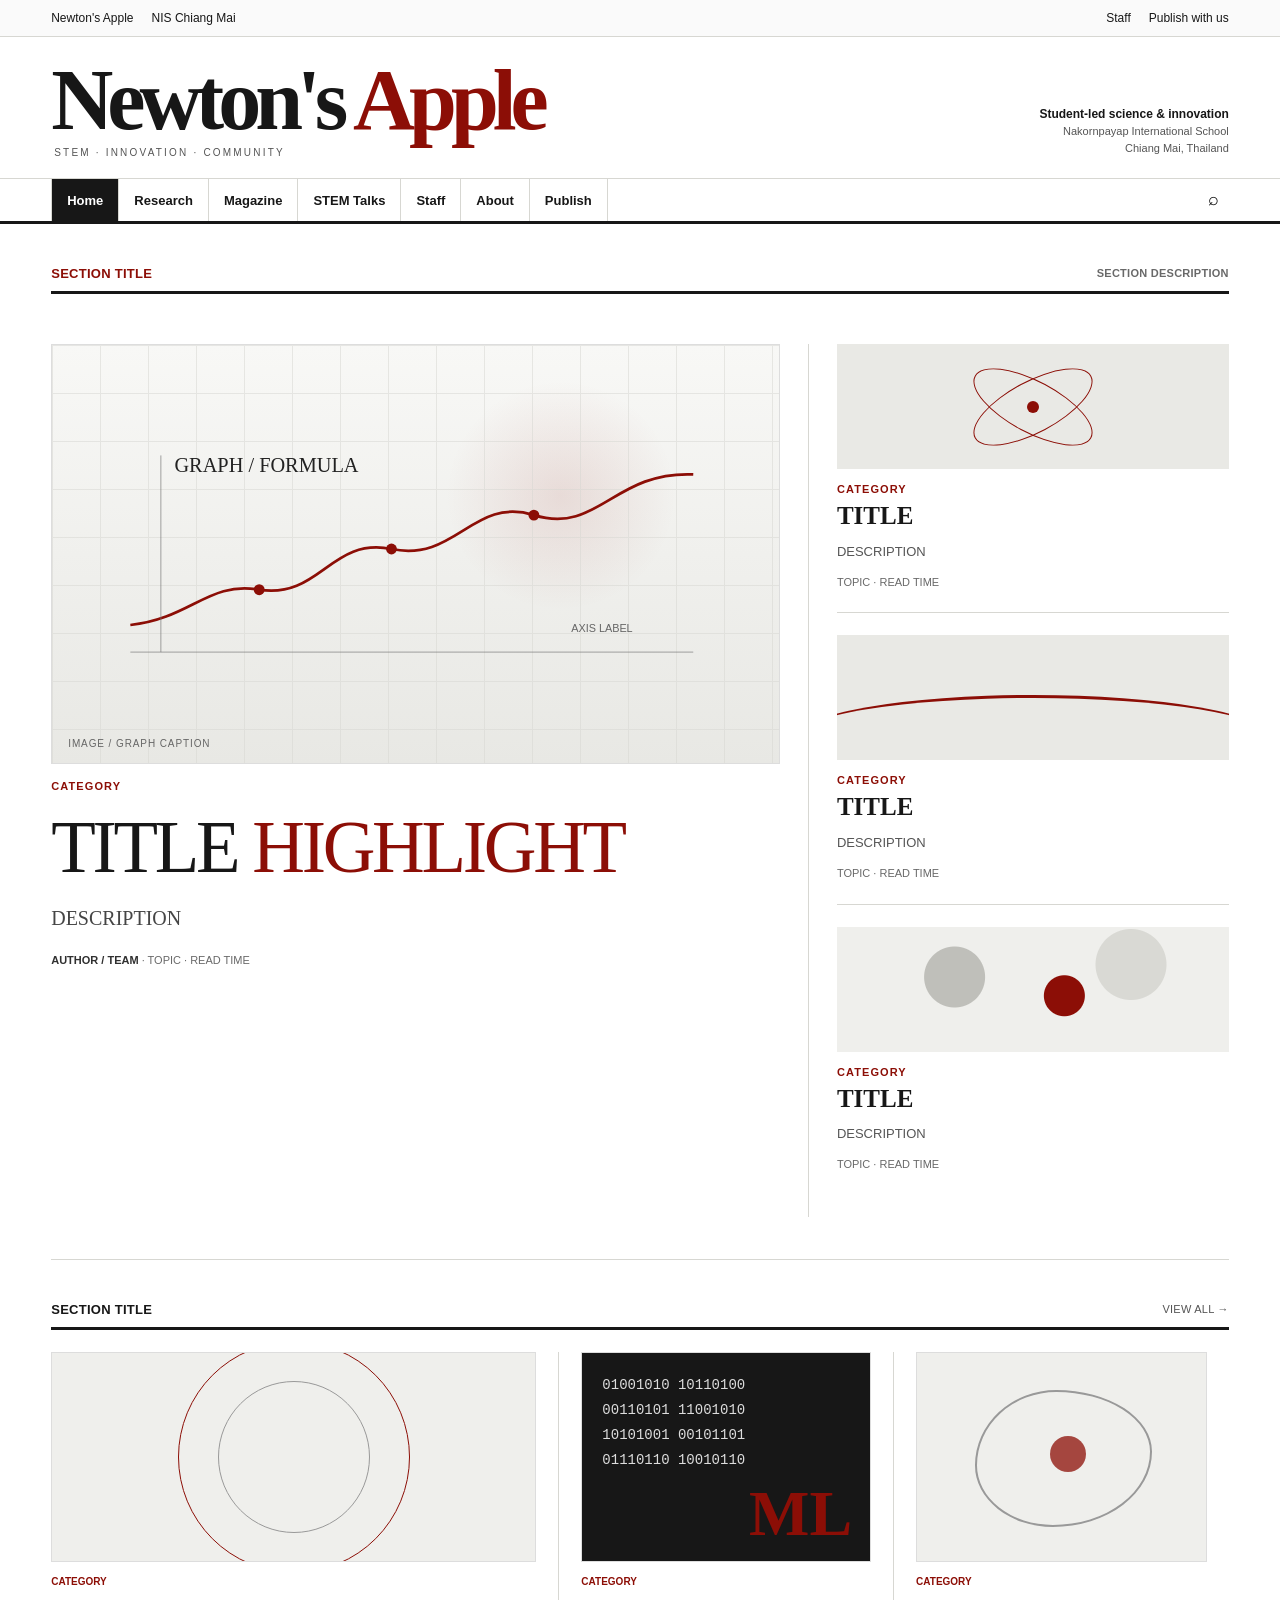
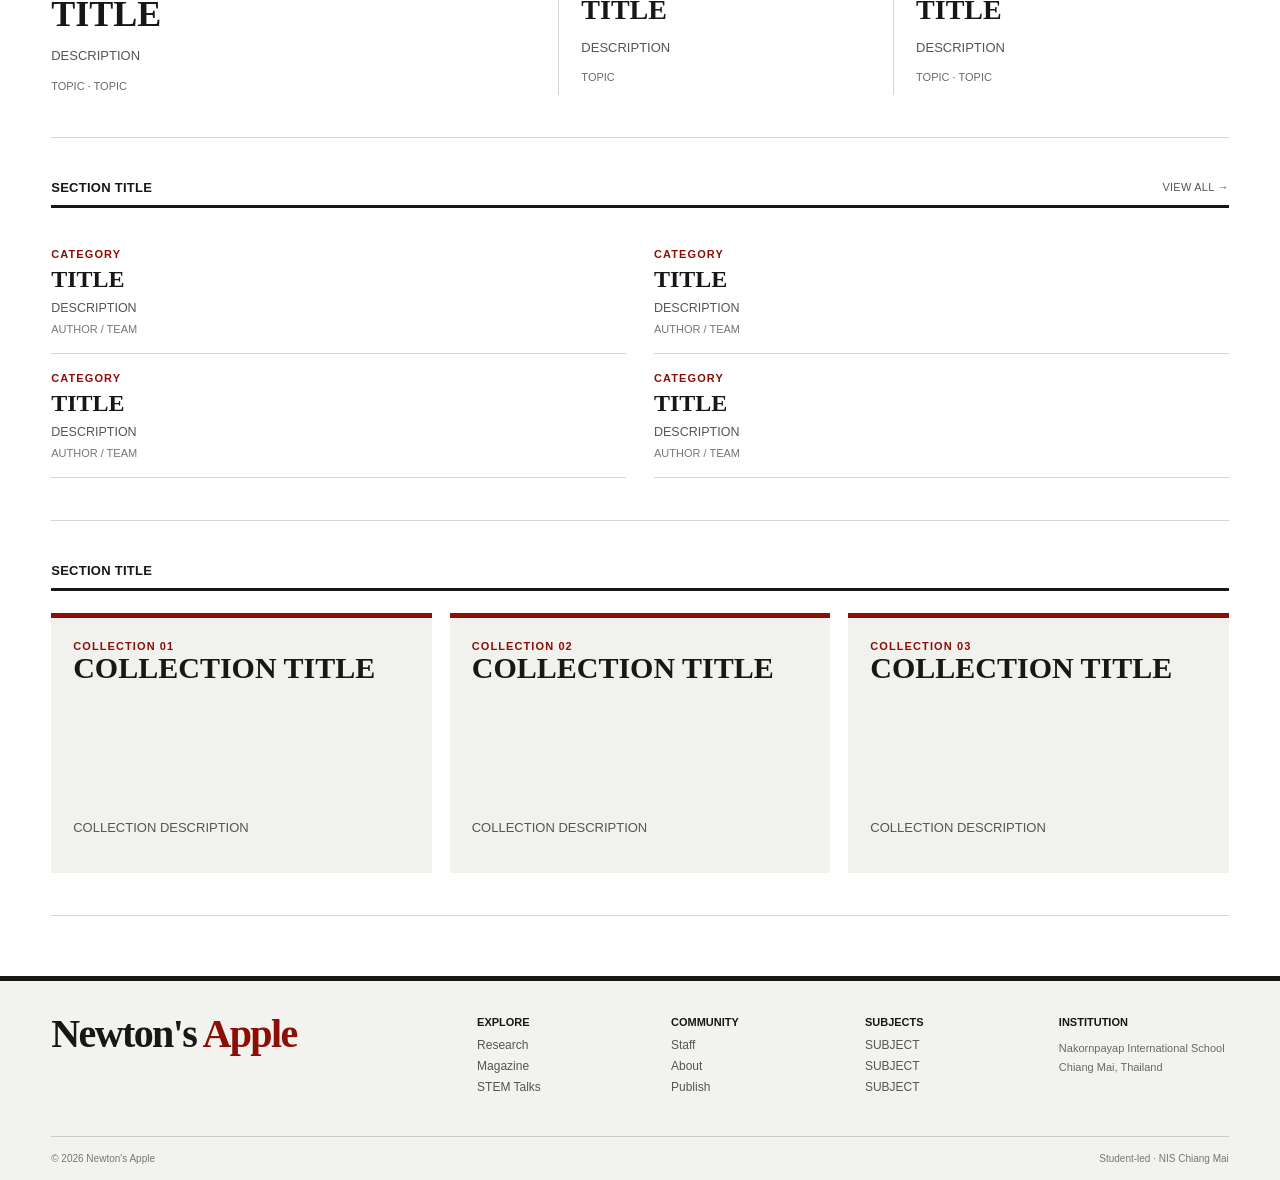
<file: index.html>
<!doctype html>
<html lang="en">
<head>
<meta charset="utf-8">
<meta name="viewport" content="width=device-width, initial-scale=1">
<meta name="theme-color" content="#8c0e06">
<title>Home — Newton's Apple</title>
<meta name="description" content="Newton's Apple — NIS Chiang Mai student-led STEM research, magazine, talks and innovation community.">
<link rel="stylesheet" href="style.css">
</head>
<body>

<div class="page-loader" aria-hidden="true">
  <div class="loader-inner">
    <div class="loader-mark"></div>
    <div class="loader-word">Newton's <em>Apple</em></div>
    <div class="loader-rule"></div>
    <div class="loader-kicker">NIS STEM Club</div>
  </div>
</div>

<div class="utility">
  <div class="wrap">
    <div class="utility-left">
      <a href="about.html">Newton's Apple</a>
      <span>NIS Chiang Mai</span>
    </div>
    <div class="utility-right">
      <a href="staff.html">Staff</a>
      <a href="submit.html">Publish with us</a>
    </div>
  </div>
</div>

<header class="masthead">
  <div class="wrap">
    <a class="wordmark" href="index.html">
      Newton's <span class="apple">Apple</span>
      <small>STEM · Innovation · Community</small>
    </a>

    <div class="mast-meta">
      <b>Student-led science & innovation</b>
      Nakornpayap International School<br>
      Chiang Mai, Thailand
    </div>
  </div>
</header>

<nav class="main-nav">
  <div class="wrap">
    <div class="nav-links">
      <a class="active" href="index.html">Home</a>
      <a href="research.html">Research</a>
      <a href="magazine.html">Magazine</a>
      <a href="talks.html">STEM Talks</a>
      <a href="staff.html">Staff</a>
      <a href="about.html">About</a>
      <a href="submit.html">Publish</a>
    </div>

    <div class="nav-tools">
      <button class="search-toggle" aria-label="Search">⌕</button>
    </div>
  </div>
</nav>

<main>

<!-- FEATURED -->
<section class="container section">
  <div class="section-label">
    <span>SECTION TITLE</span>
    <small class="meta">SECTION DESCRIPTION</small>
  </div>

  <div class="lead-grid">

    <article class="lead-story">
      <div class="lead-art">
        <div class="lab-visual">
          <div class="grid"></div>

          <svg viewBox="0 0 900 420" aria-hidden="true">
            <path d="M30 320 C120 310 145 255 220 268 C310 282 325 190 415 208 C510 228 535 130 625 158 C720 187 742 93 860 98"
                  fill="none"
                  stroke="#8c0e06"
                  stroke-width="4"/>
            <path d="M30 360 L860 360" stroke="#777" stroke-width="1"/>
            <path d="M75 70 L75 360" stroke="#777" stroke-width="1"/>

            <circle cx="220" cy="268" r="8" fill="#8c0e06"/>
            <circle cx="415" cy="208" r="8" fill="#8c0e06"/>
            <circle cx="625" cy="158" r="8" fill="#8c0e06"/>

            <text x="95" y="95" font-family="Georgia" font-size="30" fill="#222">
              GRAPH / FORMULA
            </text>
            <text x="680" y="330" font-family="Arial" font-size="16" fill="#666">
              AXIS LABEL
            </text>
          </svg>

          <div class="lab-caption">IMAGE / GRAPH CAPTION</div>
        </div>
      </div>

      <div class="kicker" style="margin-top:16px">CATEGORY</div>

      <h1>
        TITLE
        <em>HIGHLIGHT</em>
      </h1>

      <p class="lead-deck">
        DESCRIPTION
      </p>

      <div class="meta">
        <strong>AUTHOR / TEAM</strong>
        · TOPIC
        · READ TIME
      </div>
    </article>

    <aside class="side-stack">

      <article class="side-card">
        <div class="thumb atom"><i></i></div>
        <div class="kicker">CATEGORY</div>
        <h3>TITLE</h3>
        <p>DESCRIPTION</p>
        <div class="meta">TOPIC · READ TIME</div>
      </article>

      <article class="side-card">
        <div class="thumb wave"></div>
        <div class="kicker">CATEGORY</div>
        <h3>TITLE</h3>
        <p>DESCRIPTION</p>
        <div class="meta">TOPIC · READ TIME</div>
      </article>

      <article class="side-card">
        <div class="thumb cells"></div>
        <div class="kicker">CATEGORY</div>
        <h3>TITLE</h3>
        <p>DESCRIPTION</p>
        <div class="meta">TOPIC · READ TIME</div>
      </article>

    </aside>
  </div>
</section>


<!-- NEWS & IDEAS -->
<section class="container section">

  <div class="section-label">
    SECTION TITLE
    <a href="research.html">VIEW ALL →</a>
  </div>

  <div class="news-grid">

    <article class="story-card feature">
      <div class="story-visual diagram"></div>
      <div class="eyebrow">CATEGORY</div>
      <h3>TITLE</h3>
      <p>DESCRIPTION</p>
      <div class="meta">TOPIC · TOPIC</div>
    </article>

    <article class="story-card">
      <div class="story-visual code"></div>
      <div class="eyebrow">CATEGORY</div>
      <h3>TITLE</h3>
      <p>DESCRIPTION</p>
      <div class="meta">TOPIC</div>
    </article>

    <article class="story-card">
      <div class="story-visual bio"></div>
      <div class="eyebrow">CATEGORY</div>
      <h3>TITLE</h3>
      <p>DESCRIPTION</p>
      <div class="meta">TOPIC · TOPIC</div>
    </article>

  </div>
</section>


<!-- LATEST RESEARCH -->
<section class="container section">

  <div class="section-label">
    SECTION TITLE
    <a href="research.html">VIEW ALL →</a>
  </div>

  <div class="research-list">

    <article class="research-item">
      <div class="kicker">CATEGORY</div>
      <h3>TITLE</h3>
      <p>DESCRIPTION</p>
      <div class="authors">AUTHOR / TEAM</div>
    </article>

    <article class="research-item">
      <div class="kicker">CATEGORY</div>
      <h3>TITLE</h3>
      <p>DESCRIPTION</p>
      <div class="authors">AUTHOR / TEAM</div>
    </article>

    <article class="research-item">
      <div class="kicker">CATEGORY</div>
      <h3>TITLE</h3>
      <p>DESCRIPTION</p>
      <div class="authors">AUTHOR / TEAM</div>
    </article>

    <article class="research-item">
      <div class="kicker">CATEGORY</div>
      <h3>TITLE</h3>
      <p>DESCRIPTION</p>
      <div class="authors">AUTHOR / TEAM</div>
    </article>

  </div>
</section>


<!-- COLLECTIONS -->
<section class="container section">

  <div class="section-label">
    SECTION TITLE
  </div>

  <div class="collection-strip">

    <article class="collection">
      <div>
        <div class="kicker">COLLECTION 01</div>
        <h3>COLLECTION TITLE</h3>
      </div>
      <p>COLLECTION DESCRIPTION</p>
    </article>

    <article class="collection">
      <div>
        <div class="kicker">COLLECTION 02</div>
        <h3>COLLECTION TITLE</h3>
      </div>
      <p>COLLECTION DESCRIPTION</p>
    </article>

    <article class="collection">
      <div>
        <div class="kicker">COLLECTION 03</div>
        <h3>COLLECTION TITLE</h3>
      </div>
      <p>COLLECTION DESCRIPTION</p>
    </article>

  </div>
</section>

</main>


<footer class="site-footer">

  <div class="container footer-top">

    <div class="footer-word">
      Newton's <span>Apple</span>
    </div>

    <div class="footer-cols">

      <div>
        <h4>Explore</h4>
        <a href="research.html">Research</a>
        <a href="magazine.html">Magazine</a>
        <a href="talks.html">STEM Talks</a>
      </div>

      <div>
        <h4>Community</h4>
        <a href="staff.html">Staff</a>
        <a href="about.html">About</a>
        <a href="submit.html">Publish</a>
      </div>

      <div>
        <h4>Subjects</h4>
        <a href="research.html">SUBJECT</a>
        <a href="research.html">SUBJECT</a>
        <a href="research.html">SUBJECT</a>
      </div>

      <div>
        <h4>Institution</h4>
        <span class="meta">
          Nakornpayap International School<br>
          Chiang Mai, Thailand
        </span>
      </div>

    </div>
  </div>

  <div class="container footer-bottom">
    <span>© 2026 Newton's Apple</span>
    <span>Student-led · NIS Chiang Mai</span>
  </div>

</footer>


<div class="search-panel" aria-hidden="true">

  <div class="search-inner">

    <button class="search-close" aria-label="Close search">×</button>

    <h2>Search Newton's Apple</h2>

    <input
      id="siteSearch"
      type="search"
      placeholder="SEARCH..."
    >

    <div class="search-results">
      <p class="meta">SEARCH RESULT / DESCRIPTION</p>
    </div>

  </div>

</div>

<script src="site.js"></script>

</body>
</html>
</file>
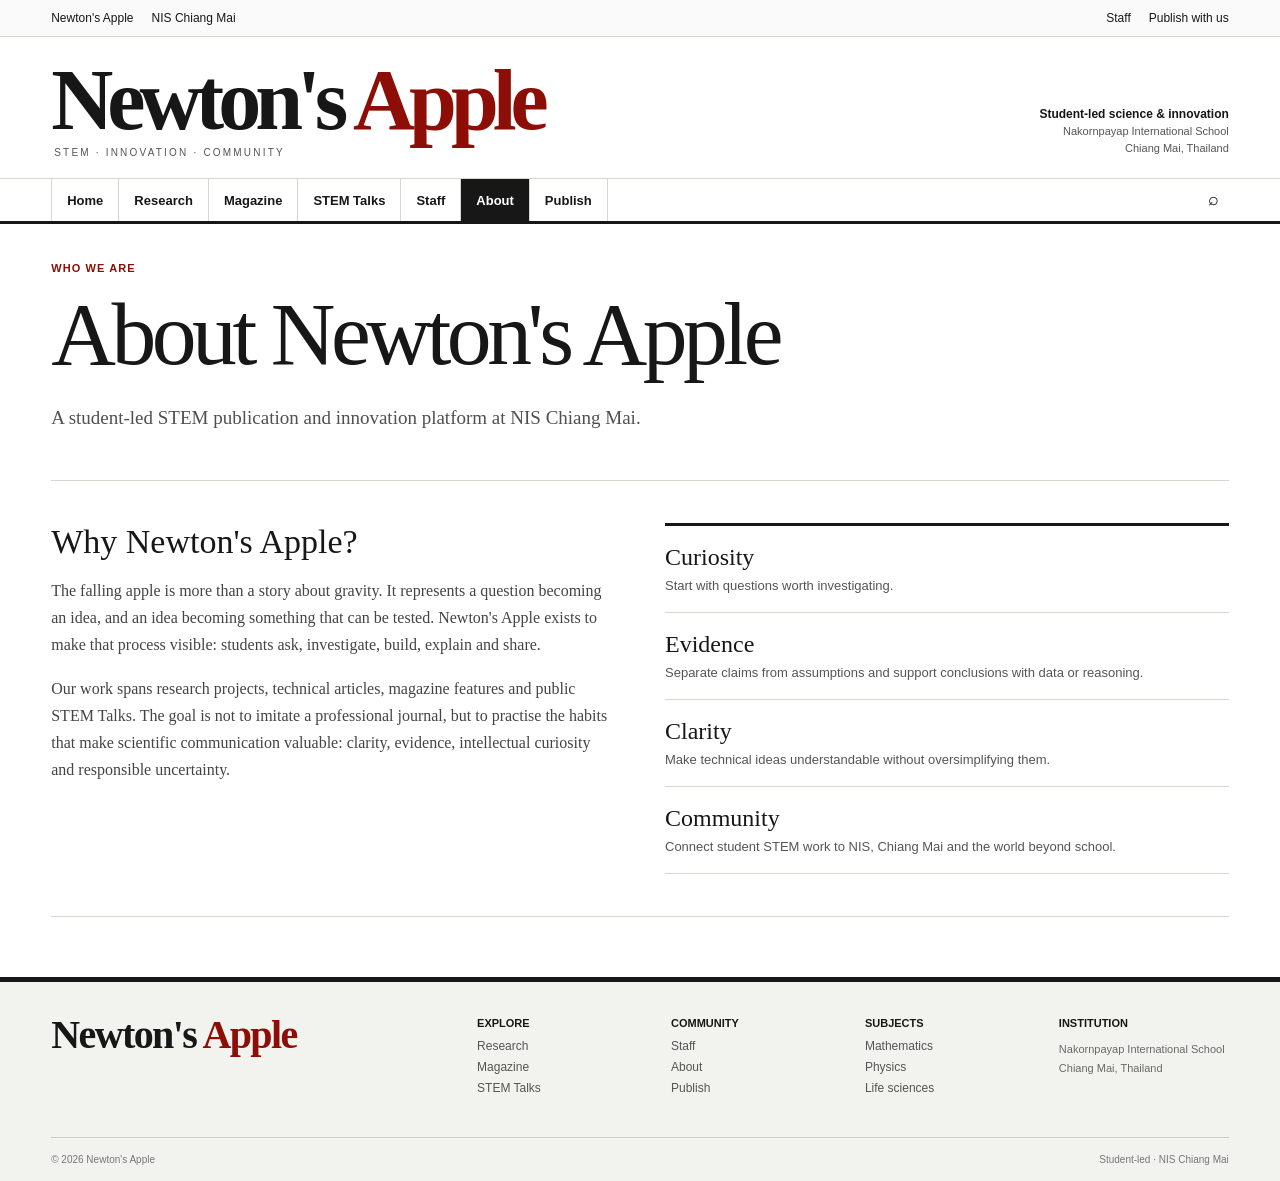
<file: about.html>
<!doctype html>
<html lang="en">
<head>
<meta charset="utf-8">
<meta name="viewport" content="width=device-width, initial-scale=1">
<meta name="theme-color" content="#8c0e06">
<title>About — Newton's Apple</title>
<meta name="description" content="Newton's Apple — NIS Chiang Mai student-led STEM research, magazine, talks and innovation community.">
<link rel="stylesheet" href="style.css">
</head>
<body>
<div class="page-loader" aria-hidden="true">
  <div class="loader-inner">
    <div class="loader-mark"></div>
    <div class="loader-word">Newton's <em>Apple</em></div>
    <div class="loader-rule"></div>
    <div class="loader-kicker">STEM · Innovation · Community</div>
  </div>
</div>

<div class="utility">
  <div class="wrap">
    <div class="utility-left"><a href="about.html">Newton's Apple</a><span>NIS Chiang Mai</span></div>
    <div class="utility-right"><a href="staff.html">Staff</a><a href="submit.html">Publish with us</a></div>
  </div>
</div>

<header class="masthead">
  <div class="wrap">
    <a class="wordmark" href="index.html">Newton's <span class="apple">Apple</span><small>STEM · Innovation · Community</small></a>
    <div class="mast-meta"><b>Student-led science & innovation</b>Nakornpayap International School<br>Chiang Mai, Thailand</div>
  </div>
</header>

<nav class="main-nav">
  <div class="wrap">
    <div class="nav-links"><a class="" href="index.html">Home</a><a class="" href="research.html">Research</a><a class="" href="magazine.html">Magazine</a><a class="" href="talks.html">STEM Talks</a><a class="" href="staff.html">Staff</a><a class="active" href="about.html">About</a><a class="" href="submit.html">Publish</a></div>
    <div class="nav-tools"><button class="search-toggle" aria-label="Search">⌕</button></div>
  </div>
</nav>


<main class="container">
<section class="page-hero"><div class="kicker">Who we are</div><h1>About Newton's Apple</h1><p>A student-led STEM publication and innovation platform at NIS Chiang Mai.</p></section>
<section class="section two-col">
  <div class="prose">
    <h2>Why Newton's Apple?</h2>
    <p>The falling apple is more than a story about gravity. It represents a question becoming an idea, and an idea becoming something that can be tested. Newton's Apple exists to make that process visible: students ask, investigate, build, explain and share.</p>
    <p>Our work spans research projects, technical articles, magazine features and public STEM Talks. The goal is not to imitate a professional journal, but to practise the habits that make scientific communication valuable: clarity, evidence, intellectual curiosity and responsible uncertainty.</p>
  </div>
  <div class="values">
    <div class="value"><b>Curiosity</b><span>Start with questions worth investigating.</span></div>
    <div class="value"><b>Evidence</b><span>Separate claims from assumptions and support conclusions with data or reasoning.</span></div>
    <div class="value"><b>Clarity</b><span>Make technical ideas understandable without oversimplifying them.</span></div>
    <div class="value"><b>Community</b><span>Connect student STEM work to NIS, Chiang Mai and the world beyond school.</span></div>
  </div>
</section>
</main>


<footer class="site-footer">
  <div class="container footer-top">
    <div class="footer-word">Newton's <span>Apple</span></div>
    <div class="footer-cols">
      <div><h4>Explore</h4><a href="research.html">Research</a><a href="magazine.html">Magazine</a><a href="talks.html">STEM Talks</a></div>
      <div><h4>Community</h4><a href="staff.html">Staff</a><a href="about.html">About</a><a href="submit.html">Publish</a></div>
      <div><h4>Subjects</h4><a href="research.html">Mathematics</a><a href="research.html">Physics</a><a href="research.html">Life sciences</a></div>
      <div><h4>Institution</h4><span class="meta">Nakornpayap International School<br>Chiang Mai, Thailand</span></div>
    </div>
  </div>
  <div class="container footer-bottom"><span>© 2026 Newton's Apple</span><span>Student-led · NIS Chiang Mai</span></div>
</footer>

<div class="search-panel" aria-hidden="true">
  <div class="search-inner">
    <button class="search-close" aria-label="Close search">×</button>
    <h2>Search Newton's Apple</h2>
    <input id="siteSearch" type="search" placeholder="Search research, magazine, talks...">
    <div class="search-results"><p class="meta">Search articles, sections and people.</p></div>
  </div>
</div>
<script src="site.js"></script>
</body>
</html>
</file>
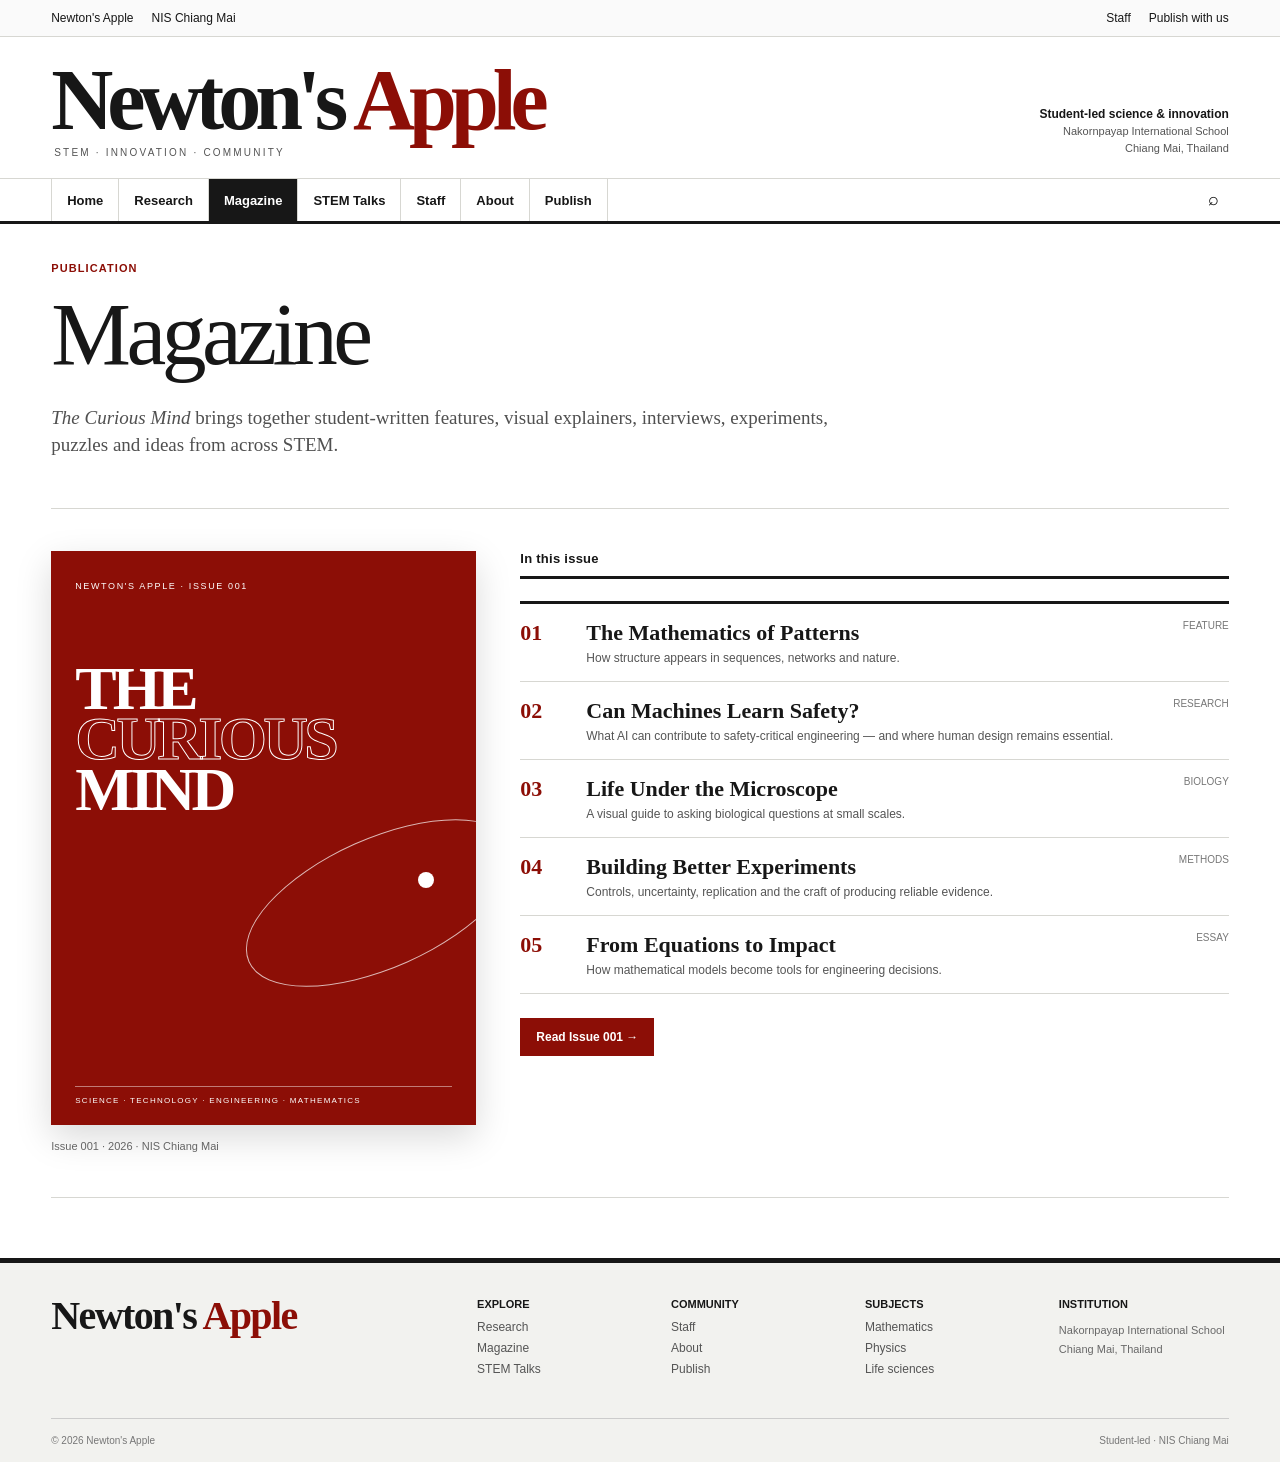
<file: magazine.html>
<!doctype html>
<html lang="en">
<head>
<meta charset="utf-8">
<meta name="viewport" content="width=device-width, initial-scale=1">
<meta name="theme-color" content="#8c0e06">
<title>Magazine — Newton's Apple</title>
<meta name="description" content="Newton's Apple — NIS Chiang Mai student-led STEM research, magazine, talks and innovation community.">
<link rel="stylesheet" href="style.css">
</head>
<body>
<div class="page-loader" aria-hidden="true">
  <div class="loader-inner">
    <div class="loader-mark"></div>
    <div class="loader-word">Newton's <em>Apple</em></div>
    <div class="loader-rule"></div>
    <div class="loader-kicker">STEM · Innovation · Community</div>
  </div>
</div>

<div class="utility">
  <div class="wrap">
    <div class="utility-left"><a href="about.html">Newton's Apple</a><span>NIS Chiang Mai</span></div>
    <div class="utility-right"><a href="staff.html">Staff</a><a href="submit.html">Publish with us</a></div>
  </div>
</div>

<header class="masthead">
  <div class="wrap">
    <a class="wordmark" href="index.html">Newton's <span class="apple">Apple</span><small>STEM · Innovation · Community</small></a>
    <div class="mast-meta"><b>Student-led science & innovation</b>Nakornpayap International School<br>Chiang Mai, Thailand</div>
  </div>
</header>

<nav class="main-nav">
  <div class="wrap">
    <div class="nav-links"><a class="" href="index.html">Home</a><a class="" href="research.html">Research</a><a class="active" href="magazine.html">Magazine</a><a class="" href="talks.html">STEM Talks</a><a class="" href="staff.html">Staff</a><a class="" href="about.html">About</a><a class="" href="submit.html">Publish</a></div>
    <div class="nav-tools"><button class="search-toggle" aria-label="Search">⌕</button></div>
  </div>
</nav>


<main class="container">
<section class="page-hero"><div class="kicker">Publication</div><h1>Magazine</h1><p><em>The Curious Mind</em> brings together student-written features, visual explainers, interviews, experiments, puzzles and ideas from across STEM.</p></section>
<section class="section">
  <div class="issue-grid">
    <div>
      <div class="cover">
        <small>NEWTON'S APPLE · ISSUE 001</small>
        <div class="orbit"></div><div class="orb"></div>
        <h2>THE<br><span class="outline">CURIOUS</span><br>MIND</h2>
        <footer>SCIENCE · TECHNOLOGY · ENGINEERING · MATHEMATICS</footer>
      </div>
      <div class="meta" style="margin-top:14px">Issue 001 · 2026 · NIS Chiang Mai</div>
    </div>
    <div>
      <div class="section-label">In this issue</div>
      <div class="toc">
        <div class="toc-item"><b>01</b><div><h3>The Mathematics of Patterns</h3><p>How structure appears in sequences, networks and nature.</p></div><span>FEATURE</span></div>
        <div class="toc-item"><b>02</b><div><h3>Can Machines Learn Safety?</h3><p>What AI can contribute to safety-critical engineering — and where human design remains essential.</p></div><span>RESEARCH</span></div>
        <div class="toc-item"><b>03</b><div><h3>Life Under the Microscope</h3><p>A visual guide to asking biological questions at small scales.</p></div><span>BIOLOGY</span></div>
        <div class="toc-item"><b>04</b><div><h3>Building Better Experiments</h3><p>Controls, uncertainty, replication and the craft of producing reliable evidence.</p></div><span>METHODS</span></div>
        <div class="toc-item"><b>05</b><div><h3>From Equations to Impact</h3><p>How mathematical models become tools for engineering decisions.</p></div><span>ESSAY</span></div>
      </div>
      <div style="margin-top:24px"><a class="btn red" href="#">Read Issue 001 →</a></div>
    </div>
  </div>
</section>
</main>


<footer class="site-footer">
  <div class="container footer-top">
    <div class="footer-word">Newton's <span>Apple</span></div>
    <div class="footer-cols">
      <div><h4>Explore</h4><a href="research.html">Research</a><a href="magazine.html">Magazine</a><a href="talks.html">STEM Talks</a></div>
      <div><h4>Community</h4><a href="staff.html">Staff</a><a href="about.html">About</a><a href="submit.html">Publish</a></div>
      <div><h4>Subjects</h4><a href="research.html">Mathematics</a><a href="research.html">Physics</a><a href="research.html">Life sciences</a></div>
      <div><h4>Institution</h4><span class="meta">Nakornpayap International School<br>Chiang Mai, Thailand</span></div>
    </div>
  </div>
  <div class="container footer-bottom"><span>© 2026 Newton's Apple</span><span>Student-led · NIS Chiang Mai</span></div>
</footer>

<div class="search-panel" aria-hidden="true">
  <div class="search-inner">
    <button class="search-close" aria-label="Close search">×</button>
    <h2>Search Newton's Apple</h2>
    <input id="siteSearch" type="search" placeholder="Search research, magazine, talks...">
    <div class="search-results"><p class="meta">Search articles, sections and people.</p></div>
  </div>
</div>
<script src="site.js"></script>
</body>
</html>
</file>
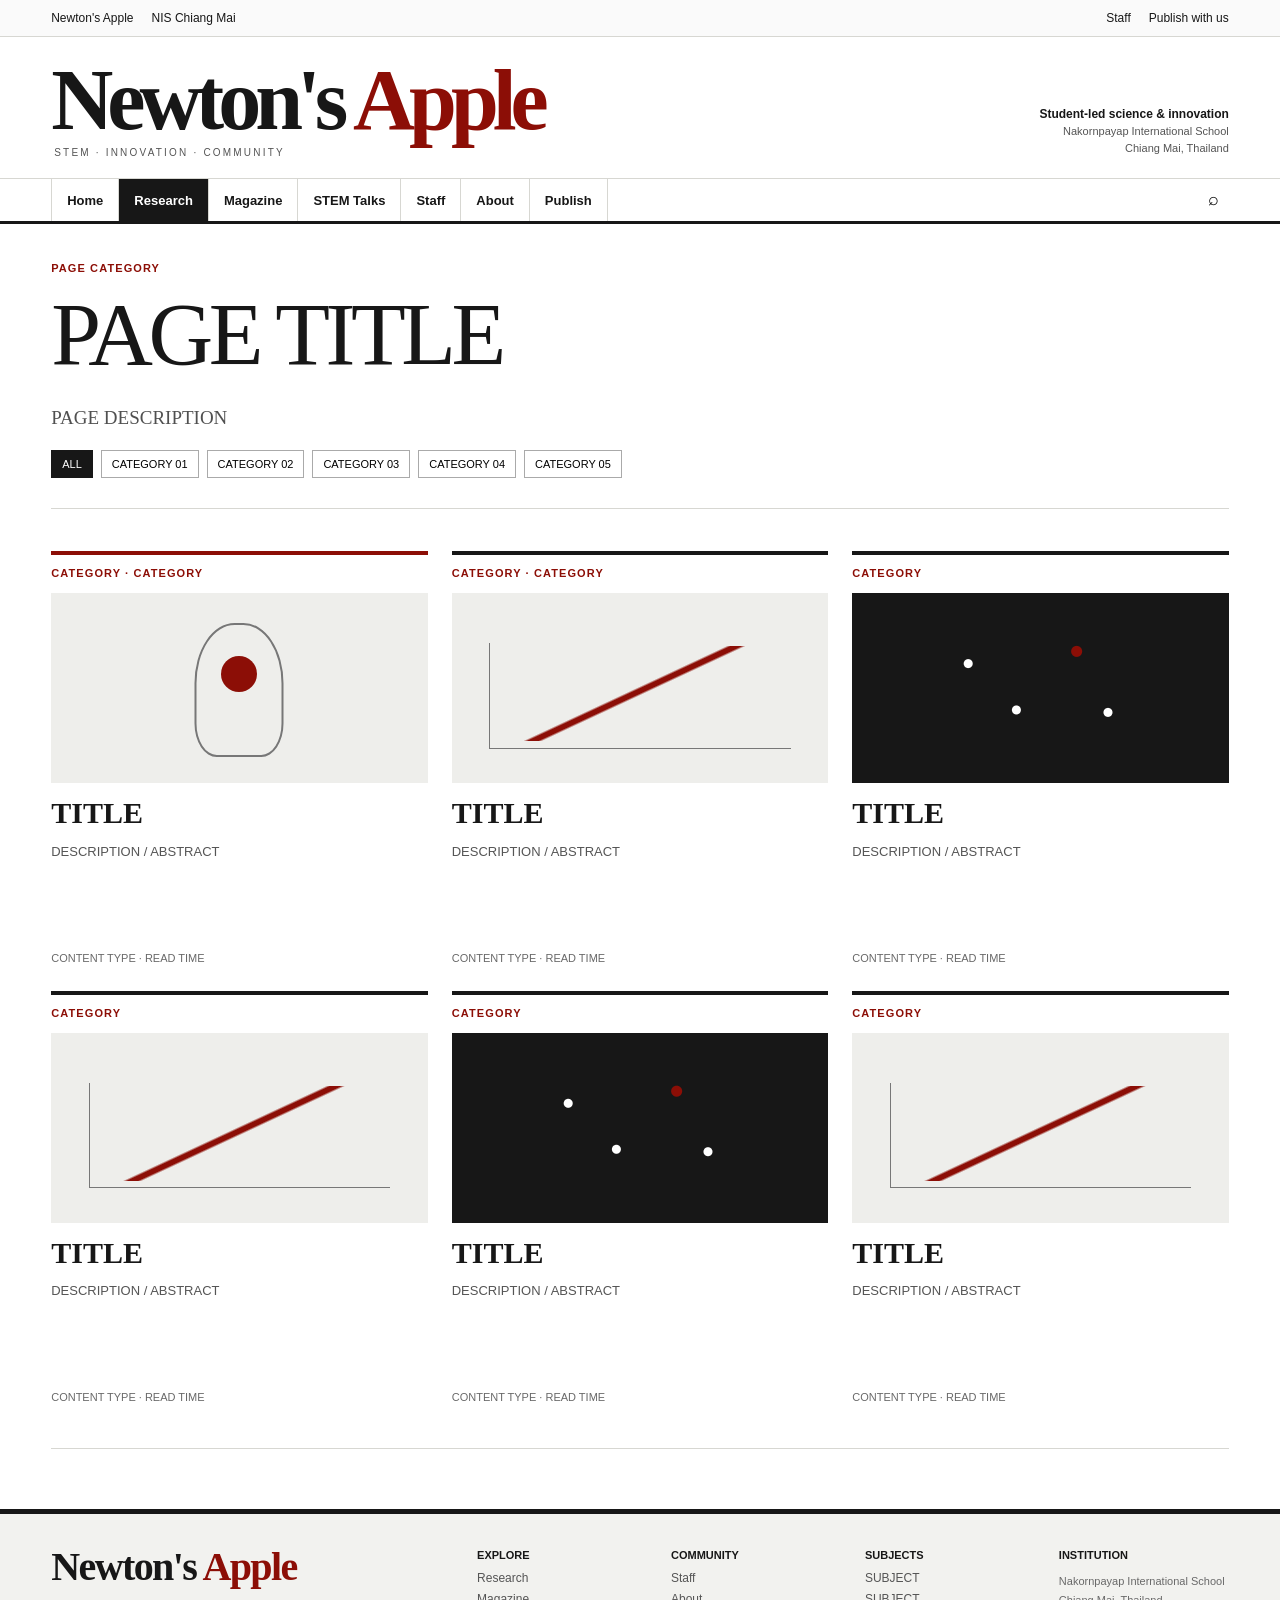
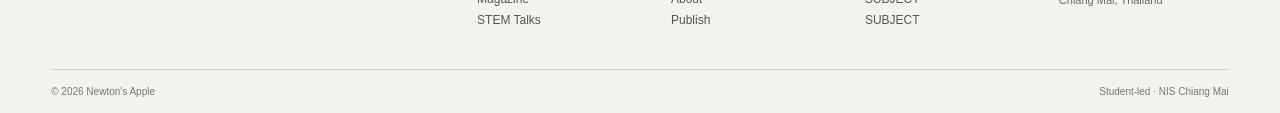
<file: research.html>
<!doctype html>
<html lang="en">
<head>
<meta charset="utf-8">
<meta name="viewport" content="width=device-width, initial-scale=1">
<meta name="theme-color" content="#8c0e06">
<title>Research — Newton's Apple</title>
<meta name="description" content="Newton's Apple — NIS Chiang Mai student-led STEM research, magazine, talks and innovation community.">
<link rel="stylesheet" href="style.css">
</head>

<body>

<div class="page-loader" aria-hidden="true">
  <div class="loader-inner">
    <div class="loader-mark"></div>
    <div class="loader-word">Newton's <em>Apple</em></div>
    <div class="loader-rule"></div>
    <div class="loader-kicker">STEM · Innovation · Community</div>
  </div>
</div>

<div class="utility">
  <div class="wrap">
    <div class="utility-left">
      <a href="about.html">Newton's Apple</a>
      <span>NIS Chiang Mai</span>
    </div>

    <div class="utility-right">
      <a href="staff.html">Staff</a>
      <a href="submit.html">Publish with us</a>
    </div>
  </div>
</div>

<header class="masthead">
  <div class="wrap">

    <a class="wordmark" href="index.html">
      Newton's <span class="apple">Apple</span>
      <small>STEM · Innovation · Community</small>
    </a>

    <div class="mast-meta">
      <b>Student-led science & innovation</b>
      Nakornpayap International School<br>
      Chiang Mai, Thailand
    </div>

  </div>
</header>

<nav class="main-nav">
  <div class="wrap">

    <div class="nav-links">
      <a href="index.html">Home</a>
      <a class="active" href="research.html">Research</a>
      <a href="magazine.html">Magazine</a>
      <a href="talks.html">STEM Talks</a>
      <a href="staff.html">Staff</a>
      <a href="about.html">About</a>
      <a href="submit.html">Publish</a>
    </div>

    <div class="nav-tools">
      <button class="search-toggle" aria-label="Search">⌕</button>
    </div>

  </div>
</nav>


<main class="container">

<section class="page-hero">

  <div class="kicker">PAGE CATEGORY</div>

  <h1>PAGE TITLE</h1>

  <p>
    PAGE DESCRIPTION
  </p>

  <div class="filters">
    <button class="filter active" data-filter="all">ALL</button>
    <button class="filter" data-filter="category-1">CATEGORY 01</button>
    <button class="filter" data-filter="category-2">CATEGORY 02</button>
    <button class="filter" data-filter="category-3">CATEGORY 03</button>
    <button class="filter" data-filter="category-4">CATEGORY 04</button>
    <button class="filter" data-filter="category-5">CATEGORY 05</button>
  </div>

</section>


<section class="section">

  <div class="archive-grid">

    <article class="archive-card red" data-category="category-1 category-2">

      <div class="kicker">CATEGORY · CATEGORY</div>

      <div class="mini-art reactor"></div>

      <h2>TITLE</h2>

      <p class="abstract">
        DESCRIPTION / ABSTRACT
      </p>

      <div class="meta">
        CONTENT TYPE · READ TIME
      </div>

    </article>


    <article class="archive-card" data-category="category-2 category-3">

      <div class="kicker">CATEGORY · CATEGORY</div>

      <div class="mini-art chart"></div>

      <h2>TITLE</h2>

      <p class="abstract">
        DESCRIPTION / ABSTRACT
      </p>

      <div class="meta">
        CONTENT TYPE · READ TIME
      </div>

    </article>


    <article class="archive-card" data-category="category-1">

      <div class="kicker">CATEGORY</div>

      <div class="mini-art network"></div>

      <h2>TITLE</h2>

      <p class="abstract">
        DESCRIPTION / ABSTRACT
      </p>

      <div class="meta">
        CONTENT TYPE · READ TIME
      </div>

    </article>


    <article class="archive-card" data-category="category-4">

      <div class="kicker">CATEGORY</div>

      <div class="mini-art chart"></div>

      <h2>TITLE</h2>

      <p class="abstract">
        DESCRIPTION / ABSTRACT
      </p>

      <div class="meta">
        CONTENT TYPE · READ TIME
      </div>

    </article>


    <article class="archive-card" data-category="category-5">

      <div class="kicker">CATEGORY</div>

      <div class="mini-art network"></div>

      <h2>TITLE</h2>

      <p class="abstract">
        DESCRIPTION / ABSTRACT
      </p>

      <div class="meta">
        CONTENT TYPE · READ TIME
      </div>

    </article>


    <article class="archive-card" data-category="category-3">

      <div class="kicker">CATEGORY</div>

      <div class="mini-art chart"></div>

      <h2>TITLE</h2>

      <p class="abstract">
        DESCRIPTION / ABSTRACT
      </p>

      <div class="meta">
        CONTENT TYPE · READ TIME
      </div>

    </article>

  </div>

</section>

</main>


<footer class="site-footer">

  <div class="container footer-top">

    <div class="footer-word">
      Newton's <span>Apple</span>
    </div>

    <div class="footer-cols">

      <div>
        <h4>Explore</h4>
        <a href="research.html">Research</a>
        <a href="magazine.html">Magazine</a>
        <a href="talks.html">STEM Talks</a>
      </div>

      <div>
        <h4>Community</h4>
        <a href="staff.html">Staff</a>
        <a href="about.html">About</a>
        <a href="submit.html">Publish</a>
      </div>

      <div>
        <h4>Subjects</h4>
        <a href="research.html">SUBJECT</a>
        <a href="research.html">SUBJECT</a>
        <a href="research.html">SUBJECT</a>
      </div>

      <div>
        <h4>Institution</h4>
        <span class="meta">
          Nakornpayap International School<br>
          Chiang Mai, Thailand
        </span>
      </div>

    </div>

  </div>

  <div class="container footer-bottom">
    <span>© 2026 Newton's Apple</span>
    <span>Student-led · NIS Chiang Mai</span>
  </div>

</footer>


<div class="search-panel" aria-hidden="true">

  <div class="search-inner">

    <button class="search-close" aria-label="Close search">×</button>

    <h2>Search Newton's Apple</h2>

    <input
      id="siteSearch"
      type="search"
      placeholder="SEARCH..."
    >

    <div class="search-results">
      <p class="meta">SEARCH RESULT / DESCRIPTION</p>
    </div>

  </div>

</div>

<script src="site.js"></script>

</body>
</html>
</file>
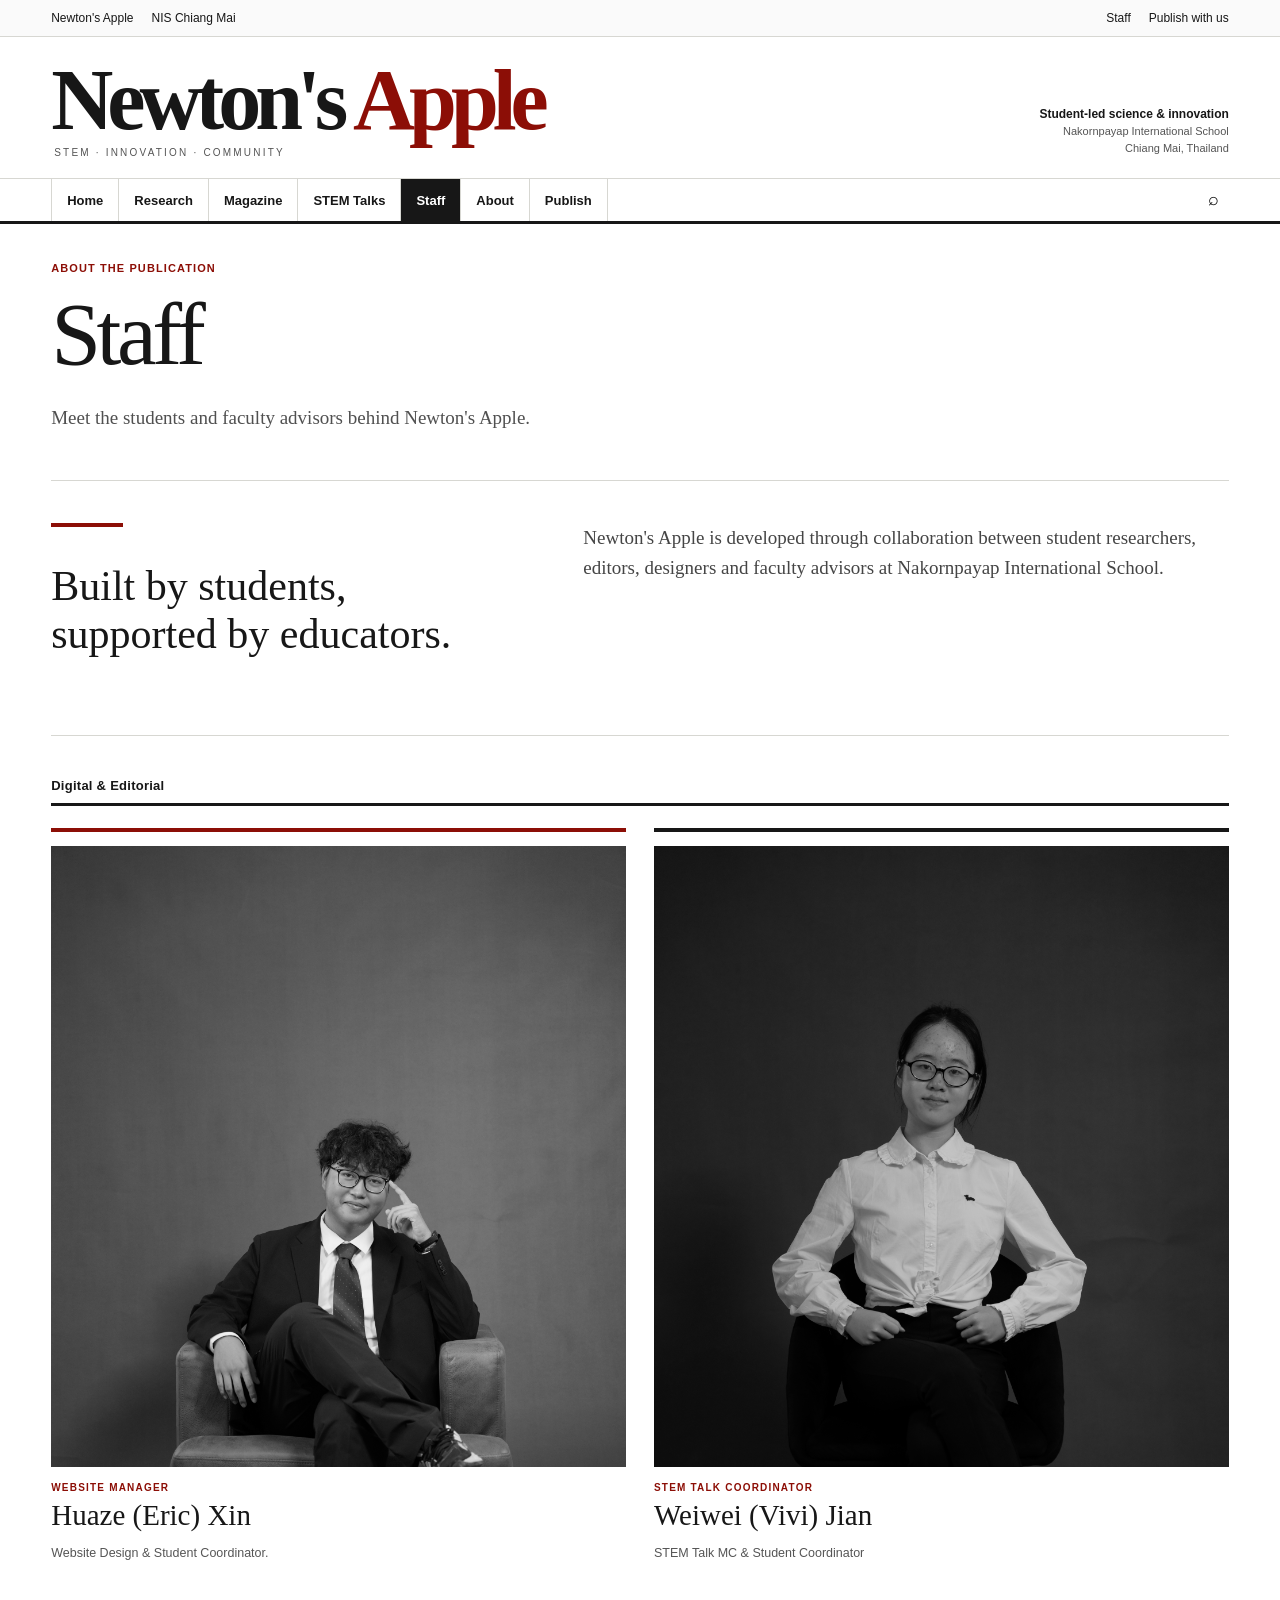
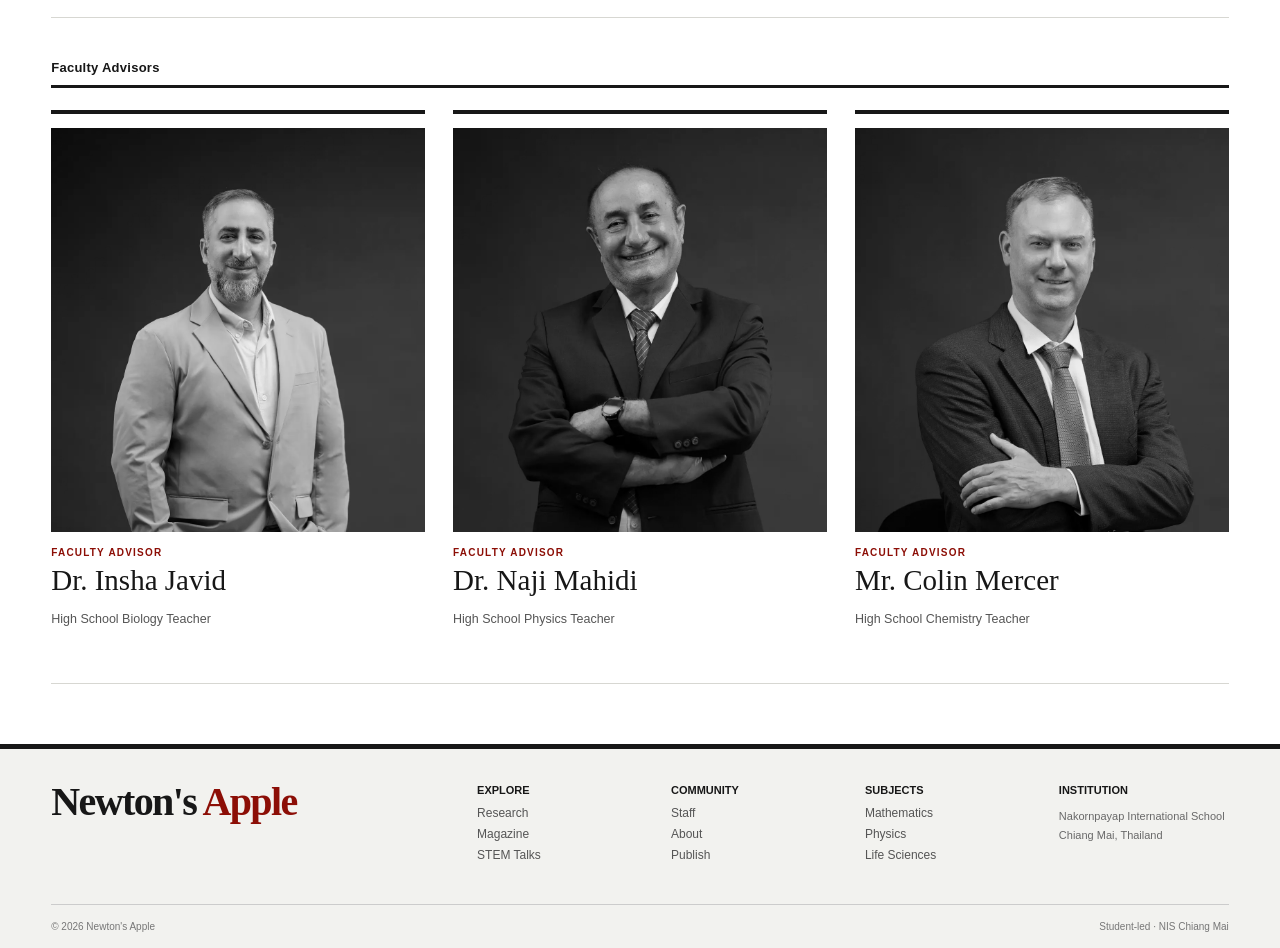
<file: staff.html>
<!doctype html>
<html lang="en">

<head>
<meta charset="utf-8">
<meta name="viewport" content="width=device-width, initial-scale=1">
<meta name="theme-color" content="#8c0e06">

<title>Staff — Newton's Apple</title>

<meta
  name="description"
  content="Newton's Apple — NIS Chiang Mai student-led STEM research, magazine, talks and innovation community."
>

<link rel="stylesheet" href="style.css">

<style>
.person-photo {
  aspect-ratio: 1 / 1.08;
  background: #efefec;
  overflow: hidden;
  position: relative;
}

.person-photo img {
  width: 100%;
  height: 100%;
  object-fit: cover;
  object-position: center;
  display: block;
  filter: grayscale(100%);
  transition: transform 0.35s ease, filter 0.35s ease;
}

.person-photo:has(img)::before,
.person-photo:has(img)::after {
  display: none;
}

.person:hover .person-photo img {
  transform: scale(1.025);
  filter: grayscale(0%);
}

.person.manager {
  border-top-color: #8c0e06;
}

.staff-grid.two-column {
  grid-template-columns: repeat(2, minmax(0, 1fr));
}

@media (max-width: 760px) {
  .staff-grid.two-column {
    grid-template-columns: 1fr;
  }
}
</style>

</head>

<body>

<div class="page-loader" aria-hidden="true">
  <div class="loader-inner">
    <div class="loader-mark"></div>

    <div class="loader-word">
      Newton's <em>Apple</em>
    </div>

    <div class="loader-rule"></div>

    <div class="loader-kicker">
      STEM · Innovation · Community
    </div>
  </div>
</div>

<div class="utility">
  <div class="wrap">

    <div class="utility-left">
      <a href="about.html">Newton's Apple</a>
      <span>NIS Chiang Mai</span>
    </div>

    <div class="utility-right">
      <a href="staff.html">Staff</a>
      <a href="submit.html">Publish with us</a>
    </div>

  </div>
</div>

<header class="masthead">

  <div class="wrap">

    <a class="wordmark" href="index.html">
      Newton's <span class="apple">Apple</span>

      <small>
        STEM · Innovation · Community
      </small>
    </a>

    <div class="mast-meta">
      <b>Student-led science & innovation</b>
      Nakornpayap International School<br>
      Chiang Mai, Thailand
    </div>

  </div>

</header>

<nav class="main-nav">

  <div class="wrap">

    <div class="nav-links">
      <a href="index.html">Home</a>
      <a href="research.html">Research</a>
      <a href="magazine.html">Magazine</a>
      <a href="talks.html">STEM Talks</a>
      <a class="active" href="staff.html">Staff</a>
      <a href="about.html">About</a>
      <a href="submit.html">Publish</a>
    </div>

    <div class="nav-tools">
      <button
        class="search-toggle"
        aria-label="Search"
      >
        ⌕
      </button>
    </div>

  </div>

</nav>

<main class="container">

<section class="page-hero">

  <div class="kicker">
    ABOUT THE PUBLICATION
  </div>

  <h1>
    Staff
  </h1>

  <p>
    Meet the students and faculty advisors behind Newton's Apple.
  </p>

</section>

<section class="section">

  <div class="staff-intro">

    <div>

      <div class="red-rule"></div>

      <h2
        class="serif"
        style="font-size:42px;font-weight:500"
      >
        Built by students,<br>
        supported by educators.
      </h2>

    </div>

    <div class="staff-note">
      Newton's Apple is developed through collaboration between student
      researchers, editors, designers and faculty advisors at Nakornpayap
      International School.
    </div>

  </div>

</section>

<section class="section">

  <div class="section-label">
    Digital & Editorial
  </div>

  <div class="staff-grid two-column">

    <article class="person manager">

      <div class="person-photo">
        <img
          src="ericxin.JPG"
          alt="Huaze Eric Xin"
        >
      </div>

      <div class="role">
        Website Manager
      </div>

      <h3>
        Huaze (Eric) Xin
      </h3>

      <p>
        Website Design & Student Coordinator.
      </p>

    </article>

    <article class="person">

      <div class="person-photo">
        <img
          src="DSC00290.JPG"
          alt="Weiwei Vivi Jian"
        >
      </div>
      
      <div class="role">
        STEM Talk Coordinator
      </div>

      <h3>
        Weiwei (Vivi) Jian
      </h3>

      <p>
        STEM Talk MC & Student Coordinator
      </p>

    </article>

  </div>

</section>

<section class="section">

  <div class="section-label">
    Faculty Advisors
  </div>

  <div class="staff-grid">

    <article class="person">

      <div class="person-photo">
        <img
          src="dr-insha-javaid.webp"
          alt="Dr. Insha Javid"
        >
      </div>

      <div class="role">
        Faculty Advisor
      </div>

      <h3>
        Dr. Insha Javid
      </h3>

      <p>
        High School Biology Teacher
      </p>

    </article>

    <article class="person">

      <div class="person-photo">
        <img
          src="dr-naji-ahmad-mahidi.webp"
          alt="Dr. Naji Mahidi"
        >
      </div>

      <div class="role">
        Faculty Advisor
      </div>

      <h3>
        Dr. Naji Mahidi
      </h3>

      <p>
        High School Physics Teacher
      </p>

    </article>

    <article class="person">

      <div class="person-photo">
        <img
          src="colin-mercer.webp"
          alt="Mr. Colin Mercer"
        >
      </div>

      <div class="role">
        Faculty Advisor
      </div>

      <h3>
        Mr. Colin Mercer
      </h3>

      <p>
        High School Chemistry Teacher
      </p>

    </article>

  </div>

</section>

</main>

<footer class="site-footer">

  <div class="container footer-top">

    <div class="footer-word">
      Newton's <span>Apple</span>
    </div>

    <div class="footer-cols">

      <div>
        <h4>Explore</h4>
        <a href="research.html">Research</a>
        <a href="magazine.html">Magazine</a>
        <a href="talks.html">STEM Talks</a>
      </div>

      <div>
        <h4>Community</h4>
        <a href="staff.html">Staff</a>
        <a href="about.html">About</a>
        <a href="submit.html">Publish</a>
      </div>

      <div>
        <h4>Subjects</h4>
        <a href="research.html">Mathematics</a>
        <a href="research.html">Physics</a>
        <a href="research.html">Life Sciences</a>
      </div>

      <div>

        <h4>Institution</h4>

        <span class="meta">
          Nakornpayap International School<br>
          Chiang Mai, Thailand
        </span>

      </div>

    </div>

  </div>

  <div class="container footer-bottom">

    <span>
      © 2026 Newton's Apple
    </span>

    <span>
      Student-led · NIS Chiang Mai
    </span>

  </div>

</footer>

<div
  class="search-panel"
  aria-hidden="true"
>

  <div class="search-inner">

    <button
      class="search-close"
      aria-label="Close search"
    >
      ×
    </button>

    <h2>
      Search Newton's Apple
    </h2>

    <input
      id="siteSearch"
      type="search"
      placeholder="Search research, magazine, talks..."
    >

    <div class="search-results">

      <p class="meta">
        Search articles, sections and people.
      </p>

    </div>

  </div>

</div>

<script src="site.js"></script>

</body>
</html>
</file>
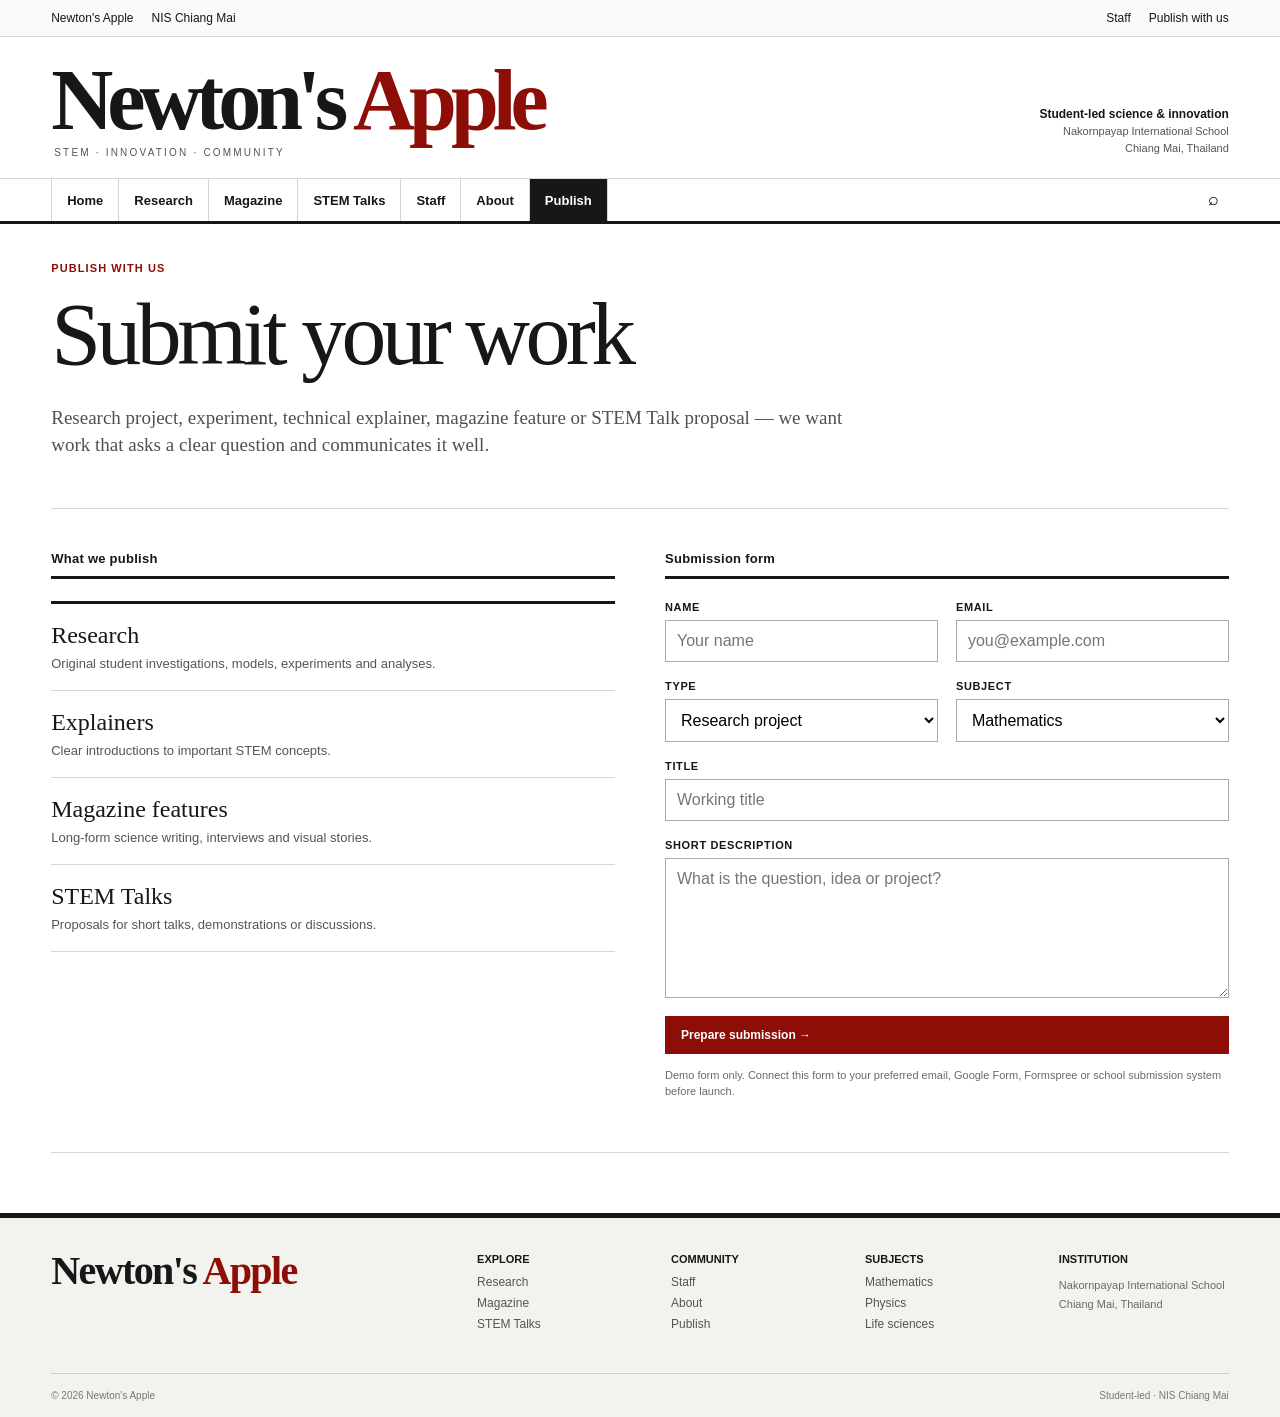
<file: submit.html>
<!doctype html>
<html lang="en">
<head>
<meta charset="utf-8">
<meta name="viewport" content="width=device-width, initial-scale=1">
<meta name="theme-color" content="#8c0e06">
<title>Publish — Newton's Apple</title>
<meta name="description" content="Newton's Apple — NIS Chiang Mai student-led STEM research, magazine, talks and innovation community.">
<link rel="stylesheet" href="style.css">
</head>
<body>
<div class="page-loader" aria-hidden="true">
  <div class="loader-inner">
    <div class="loader-mark"></div>
    <div class="loader-word">Newton's <em>Apple</em></div>
    <div class="loader-rule"></div>
    <div class="loader-kicker">STEM · Innovation · Community</div>
  </div>
</div>

<div class="utility">
  <div class="wrap">
    <div class="utility-left"><a href="about.html">Newton's Apple</a><span>NIS Chiang Mai</span></div>
    <div class="utility-right"><a href="staff.html">Staff</a><a href="submit.html">Publish with us</a></div>
  </div>
</div>

<header class="masthead">
  <div class="wrap">
    <a class="wordmark" href="index.html">Newton's <span class="apple">Apple</span><small>STEM · Innovation · Community</small></a>
    <div class="mast-meta"><b>Student-led science & innovation</b>Nakornpayap International School<br>Chiang Mai, Thailand</div>
  </div>
</header>

<nav class="main-nav">
  <div class="wrap">
    <div class="nav-links"><a class="" href="index.html">Home</a><a class="" href="research.html">Research</a><a class="" href="magazine.html">Magazine</a><a class="" href="talks.html">STEM Talks</a><a class="" href="staff.html">Staff</a><a class="" href="about.html">About</a><a class="active" href="submit.html">Publish</a></div>
    <div class="nav-tools"><button class="search-toggle" aria-label="Search">⌕</button></div>
  </div>
</nav>


<main class="container">
<section class="page-hero"><div class="kicker">Publish with us</div><h1>Submit your work</h1><p>Research project, experiment, technical explainer, magazine feature or STEM Talk proposal — we want work that asks a clear question and communicates it well.</p></section>
<section class="section two-col">
  <div>
    <div class="section-label">What we publish</div>
    <div class="values">
      <div class="value"><b>Research</b><span>Original student investigations, models, experiments and analyses.</span></div>
      <div class="value"><b>Explainers</b><span>Clear introductions to important STEM concepts.</span></div>
      <div class="value"><b>Magazine features</b><span>Long-form science writing, interviews and visual stories.</span></div>
      <div class="value"><b>STEM Talks</b><span>Proposals for short talks, demonstrations or discussions.</span></div>
    </div>
  </div>
  <form>
    <div class="section-label">Submission form</div>
    <div class="form-grid">
      <div class="field"><label>Name</label><input type="text" placeholder="Your name"></div>
      <div class="field"><label>Email</label><input type="email" placeholder="you@example.com"></div>
      <div class="field"><label>Type</label><select><option>Research project</option><option>Article / explainer</option><option>Magazine feature</option><option>STEM Talk</option></select></div>
      <div class="field"><label>Subject</label><select><option>Mathematics</option><option>Physics</option><option>Chemistry</option><option>Biology</option><option>Engineering</option><option>Computer science / AI</option><option>Other</option></select></div>
      <div class="field full"><label>Title</label><input type="text" placeholder="Working title"></div>
      <div class="field full"><label>Short description</label><textarea placeholder="What is the question, idea or project?"></textarea></div>
      <div class="field full"><button type="button" class="btn red">Prepare submission →</button></div>
    </div>
    <p class="meta" style="margin-top:14px">Demo form only. Connect this form to your preferred email, Google Form, Formspree or school submission system before launch.</p>
  </form>
</section>
</main>


<footer class="site-footer">
  <div class="container footer-top">
    <div class="footer-word">Newton's <span>Apple</span></div>
    <div class="footer-cols">
      <div><h4>Explore</h4><a href="research.html">Research</a><a href="magazine.html">Magazine</a><a href="talks.html">STEM Talks</a></div>
      <div><h4>Community</h4><a href="staff.html">Staff</a><a href="about.html">About</a><a href="submit.html">Publish</a></div>
      <div><h4>Subjects</h4><a href="research.html">Mathematics</a><a href="research.html">Physics</a><a href="research.html">Life sciences</a></div>
      <div><h4>Institution</h4><span class="meta">Nakornpayap International School<br>Chiang Mai, Thailand</span></div>
    </div>
  </div>
  <div class="container footer-bottom"><span>© 2026 Newton's Apple</span><span>Student-led · NIS Chiang Mai</span></div>
</footer>

<div class="search-panel" aria-hidden="true">
  <div class="search-inner">
    <button class="search-close" aria-label="Close search">×</button>
    <h2>Search Newton's Apple</h2>
    <input id="siteSearch" type="search" placeholder="Search research, magazine, talks...">
    <div class="search-results"><p class="meta">Search articles, sections and people.</p></div>
  </div>
</div>
<script src="site.js"></script>
</body>
</html>
</file>
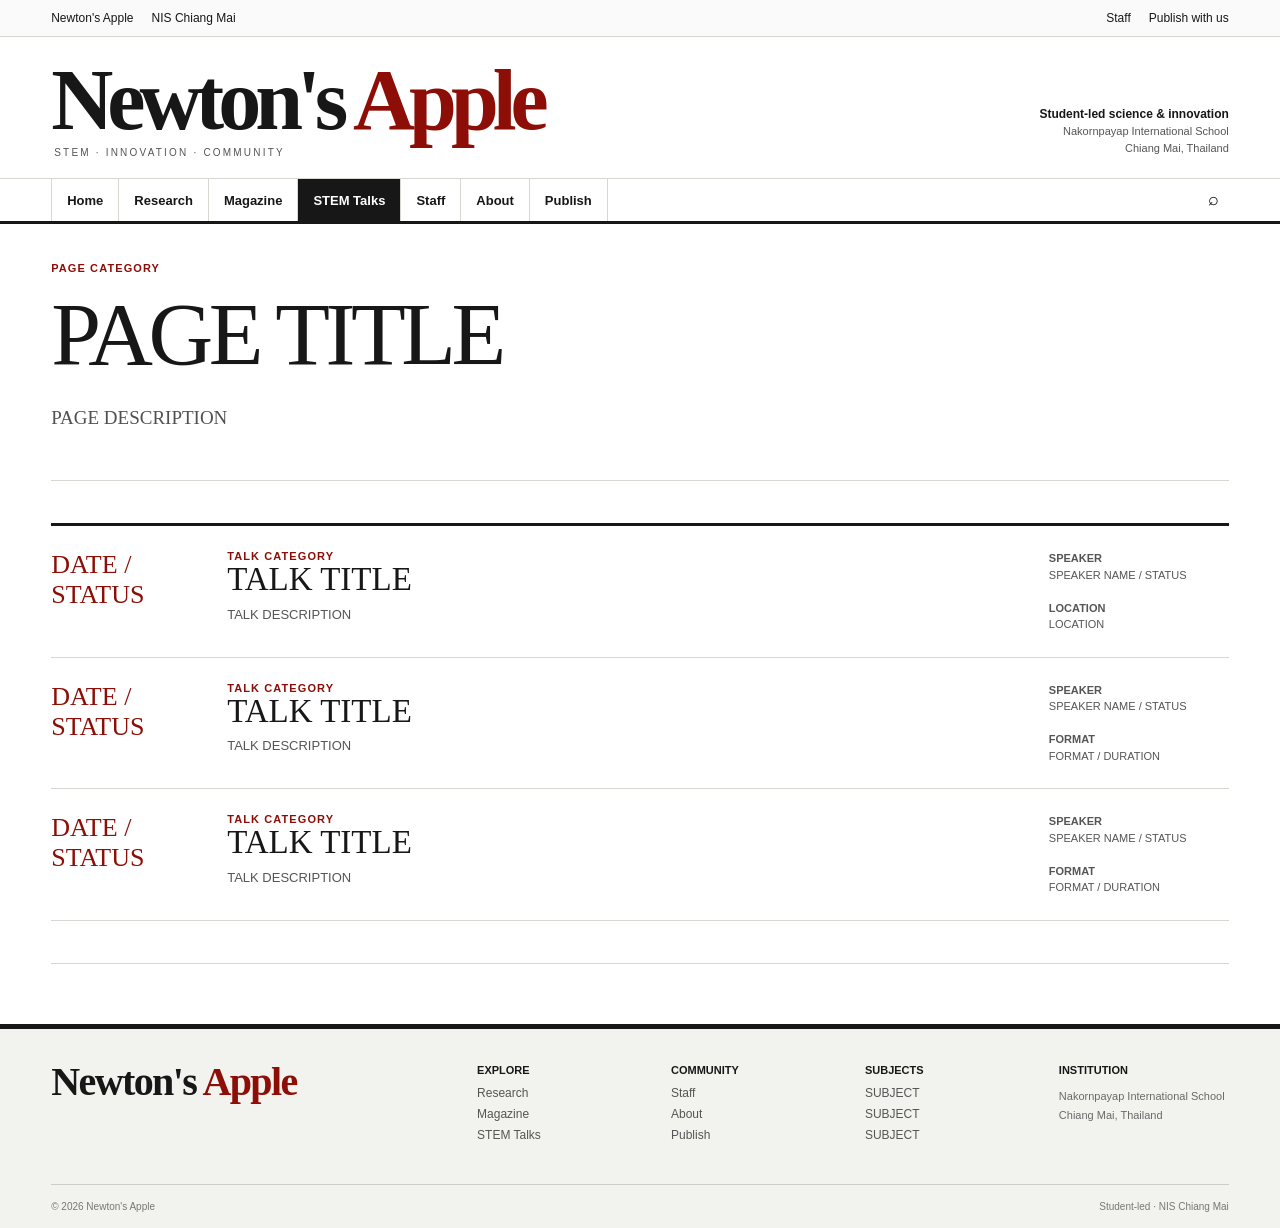
<file: talks.html>
<!doctype html>
<html lang="en">
<head>
<meta charset="utf-8">
<meta name="viewport" content="width=device-width, initial-scale=1">
<meta name="theme-color" content="#8c0e06">
<title>STEM Talks — Newton's Apple</title>
<meta name="description" content="Newton's Apple — NIS Chiang Mai student-led STEM research, magazine, talks and innovation community.">
<link rel="stylesheet" href="style.css">
</head>

<body>

<div class="page-loader" aria-hidden="true">
  <div class="loader-inner">
    <div class="loader-mark"></div>
    <div class="loader-word">Newton's <em>Apple</em></div>
    <div class="loader-rule"></div>
    <div class="loader-kicker">STEM · Innovation · Community</div>
  </div>
</div>

<div class="utility">
  <div class="wrap">
    <div class="utility-left">
      <a href="about.html">Newton's Apple</a>
      <span>NIS Chiang Mai</span>
    </div>

    <div class="utility-right">
      <a href="staff.html">Staff</a>
      <a href="submit.html">Publish with us</a>
    </div>
  </div>
</div>

<header class="masthead">
  <div class="wrap">

    <a class="wordmark" href="index.html">
      Newton's <span class="apple">Apple</span>
      <small>STEM · Innovation · Community</small>
    </a>

    <div class="mast-meta">
      <b>Student-led science & innovation</b>
      Nakornpayap International School<br>
      Chiang Mai, Thailand
    </div>

  </div>
</header>

<nav class="main-nav">
  <div class="wrap">

    <div class="nav-links">
      <a href="index.html">Home</a>
      <a href="research.html">Research</a>
      <a href="magazine.html">Magazine</a>
      <a class="active" href="talks.html">STEM Talks</a>
      <a href="staff.html">Staff</a>
      <a href="about.html">About</a>
      <a href="submit.html">Publish</a>
    </div>

    <div class="nav-tools">
      <button class="search-toggle" aria-label="Search">⌕</button>
    </div>

  </div>
</nav>


<main class="container">

<section class="page-hero">
  <div class="kicker">PAGE CATEGORY</div>
  <h1>PAGE TITLE</h1>
  <p>PAGE DESCRIPTION</p>
</section>


<section class="section">

  <div class="talk-list">

    <article class="talk-row">

      <div class="talk-date">
        DATE / STATUS
      </div>

      <div>
        <div class="kicker">TALK CATEGORY</div>

        <h2>TALK TITLE</h2>

        <p>
          TALK DESCRIPTION
        </p>
      </div>

      <div class="talk-speaker">
        <strong>SPEAKER</strong><br>
        SPEAKER NAME / STATUS

        <br><br>

        <strong>LOCATION</strong><br>
        LOCATION
      </div>

    </article>


    <article class="talk-row">

      <div class="talk-date">
        DATE / STATUS
      </div>

      <div>
        <div class="kicker">TALK CATEGORY</div>

        <h2>TALK TITLE</h2>

        <p>
          TALK DESCRIPTION
        </p>
      </div>

      <div class="talk-speaker">
        <strong>SPEAKER</strong><br>
        SPEAKER NAME / STATUS

        <br><br>

        <strong>FORMAT</strong><br>
        FORMAT / DURATION
      </div>

    </article>


    <article class="talk-row">

      <div class="talk-date">
        DATE / STATUS
      </div>

      <div>
        <div class="kicker">TALK CATEGORY</div>

        <h2>TALK TITLE</h2>

        <p>
          TALK DESCRIPTION
        </p>
      </div>

      <div class="talk-speaker">
        <strong>SPEAKER</strong><br>
        SPEAKER NAME / STATUS

        <br><br>

        <strong>FORMAT</strong><br>
        FORMAT / DURATION
      </div>

    </article>

  </div>

</section>

</main>


<footer class="site-footer">

  <div class="container footer-top">

    <div class="footer-word">
      Newton's <span>Apple</span>
    </div>

    <div class="footer-cols">

      <div>
        <h4>Explore</h4>
        <a href="research.html">Research</a>
        <a href="magazine.html">Magazine</a>
        <a href="talks.html">STEM Talks</a>
      </div>

      <div>
        <h4>Community</h4>
        <a href="staff.html">Staff</a>
        <a href="about.html">About</a>
        <a href="submit.html">Publish</a>
      </div>

      <div>
        <h4>Subjects</h4>
        <a href="research.html">SUBJECT</a>
        <a href="research.html">SUBJECT</a>
        <a href="research.html">SUBJECT</a>
      </div>

      <div>
        <h4>Institution</h4>
        <span class="meta">
          Nakornpayap International School<br>
          Chiang Mai, Thailand
        </span>
      </div>

    </div>

  </div>

  <div class="container footer-bottom">
    <span>© 2026 Newton's Apple</span>
    <span>Student-led · NIS Chiang Mai</span>
  </div>

</footer>


<div class="search-panel" aria-hidden="true">

  <div class="search-inner">

    <button class="search-close" aria-label="Close search">×</button>

    <h2>Search Newton's Apple</h2>

    <input
      id="siteSearch"
      type="search"
      placeholder="SEARCH..."
    >

    <div class="search-results">
      <p class="meta">SEARCH RESULT / DESCRIPTION</p>
    </div>

  </div>

</div>

<script src="site.js"></script>

</body>
</html>
</file>
<file: style.css>
:root{
  --red:#8c0e06;
  --red-2:#a71812;
  --ink:#171717;
  --muted:#656565;
  --line:#d7d7d2;
  --paper:#ffffff;
  --soft:#f5f5f2;
  --soft2:#ecece8;
  --max:1280px;
}
*{box-sizing:border-box}
html{scroll-behavior:smooth}
body{
  margin:0;background:var(--paper);color:var(--ink);
  font-family:Arial,Helvetica,sans-serif;
  -webkit-font-smoothing:antialiased;
}
a{color:inherit;text-decoration:none}
img{max-width:100%;display:block}
button,input,textarea,select{font:inherit}
::selection{background:var(--red);color:white}

.page-loader{
  position:fixed; inset:0; z-index:9999; background:#fafaf8;
  display:grid; place-items:center; transition:opacity .5s ease, visibility .5s ease;
}
.page-loader.hide{opacity:0;visibility:hidden}
.loader-inner{width:min(680px,82vw);text-align:center}
.loader-mark{
  width:56px;height:56px;border:1px solid #222;border-radius:50%;margin:0 auto 25px;
  position:relative;
}
.loader-mark:before{
  content:"";position:absolute;width:14px;height:18px;border-radius:60% 20% 60% 20%;
  background:var(--red);left:29px;top:8px;transform:rotate(-30deg)
}
.loader-mark:after{
  content:"";position:absolute;width:2px;height:17px;background:#222;left:26px;top:20px;transform:rotate(-10deg)
}
.loader-word{
  font-family:Georgia,"Times New Roman",serif;font-size:clamp(36px,6vw,72px);line-height:.95;
  letter-spacing:-.055em
}
.loader-word em{font-style:normal;color:var(--red)}
.loader-rule{height:1px;background:#bbb;margin:25px 0 11px;position:relative;overflow:hidden}
.loader-rule:after{content:"";position:absolute;left:-25%;top:0;width:25%;height:1px;background:var(--red);animation:loader 1s ease forwards}
@keyframes loader{to{left:100%}}
.loader-kicker{font-size:10px;letter-spacing:.2em;text-transform:uppercase;color:#777}

/* Header */
.utility{
  border-bottom:1px solid var(--line);font-size:12px;background:#fafafa
}
.utility .wrap,.main-nav .wrap,.masthead .wrap{
  width:min(var(--max),92vw);margin:auto
}
.utility .wrap{
  min-height:36px;display:flex;align-items:center;justify-content:space-between;gap:20px
}
.utility-left,.utility-right{display:flex;gap:18px;align-items:center}
.utility a:hover{text-decoration:underline}
.masthead{border-bottom:1px solid var(--line);background:#fff}
.masthead .wrap{display:flex;align-items:end;justify-content:space-between;padding:28px 0 20px}
.wordmark{
  font-family:Georgia,"Times New Roman",serif;font-weight:700;
  font-size:clamp(48px,7vw,86px);line-height:.82;letter-spacing:-.07em
}
.wordmark .apple{color:var(--red)}
.wordmark small{
  display:block;font-family:Arial,Helvetica,sans-serif;font-weight:500;
  font-size:10px;line-height:1;letter-spacing:.22em;text-transform:uppercase;
  margin:12px 0 0 3px;color:#555
}
.mast-meta{text-align:right;font-size:11px;line-height:1.55;color:#555}
.mast-meta b{display:block;color:var(--ink);font-size:12px}
.main-nav{
  border-bottom:3px solid var(--ink);background:#fff;position:sticky;top:0;z-index:1000
}
.main-nav .wrap{display:flex;align-items:center;justify-content:space-between;gap:22px}
.nav-links{display:flex;align-items:center;overflow:auto}
.nav-links a{
  padding:14px 15px 13px;border-right:1px solid var(--line);
  font-size:13px;font-weight:700;white-space:nowrap
}
.nav-links a:first-child{border-left:1px solid var(--line)}
.nav-links a:hover,.nav-links a.active{background:var(--ink);color:white}
.nav-tools{display:flex;align-items:center;gap:8px}
.search-toggle,.menu-toggle{
  border:0;background:transparent;cursor:pointer;font-size:18px;padding:10px
}
.menu-toggle{display:none}

/* General */
.container{width:min(var(--max),92vw);margin:auto}
.section{padding:42px 0;border-bottom:1px solid var(--line)}
.section-label{
  font-size:13px;font-weight:800;letter-spacing:.02em;padding:0 0 10px;
  border-bottom:3px solid var(--ink);margin-bottom:22px;
  display:flex;justify-content:space-between;align-items:center
}
.section-label span{color:var(--red)}
.section-label a{font-size:11px;font-weight:500;color:#555}
.serif{font-family:Georgia,"Times New Roman",serif}
.kicker{font-size:11px;font-weight:800;text-transform:uppercase;letter-spacing:.1em;color:var(--red)}
.meta{font-size:11px;color:#696969;line-height:1.45}
.meta strong{color:#303030}
.rule{height:1px;background:var(--line)}
.red-rule{height:4px;background:var(--red);width:72px}
.tag{display:inline-block;font-size:10px;font-weight:700;padding:4px 7px;border:1px solid #bbb;margin-right:5px;background:#fff}
.btn{
  display:inline-flex;align-items:center;gap:18px;border:1px solid #222;
  padding:11px 15px;font-size:12px;font-weight:700;background:#fff;cursor:pointer
}
.btn:hover{background:#222;color:#fff}
.btn.red{background:var(--red);color:#fff;border-color:var(--red)}
.btn.red:hover{background:#5f0905}

/* Homepage */
.lead-grid{display:grid;grid-template-columns:1.45fr .75fr;gap:28px;padding-top:28px}
.lead-story{border-right:1px solid var(--line);padding-right:28px}
.lead-art{
  height:420px;background:#eceae5;position:relative;overflow:hidden;border:1px solid #ddd
}
.lab-visual{position:absolute;inset:0;background:
 radial-gradient(circle at 70% 36%,rgba(140,14,6,.10),transparent 20%),
 linear-gradient(#f8f8f6,#e8e8e4)}
.lab-visual .grid{
  position:absolute;inset:0;background-image:linear-gradient(#d7d7d2 1px,transparent 1px),linear-gradient(90deg,#d7d7d2 1px,transparent 1px);
  background-size:48px 48px;opacity:.52
}
.lab-visual svg{position:absolute;inset:8% 8% 10% 8%;width:84%;height:82%}
.lab-caption{position:absolute;bottom:14px;left:16px;font-size:10px;color:#666;letter-spacing:.09em}
.lead-story h1{
  font-family:Georgia,"Times New Roman",serif;font-size:clamp(42px,5.7vw,78px);
  line-height:.98;letter-spacing:-.045em;margin:20px 0 12px;font-weight:500
}
.lead-story h1 em{font-style:normal;color:var(--red)}
.lead-deck{font-family:Georgia,"Times New Roman",serif;font-size:20px;line-height:1.45;color:#454545;max-width:920px}
.side-stack{display:grid;gap:0}
.side-card{padding:0 0 22px;margin-bottom:22px;border-bottom:1px solid var(--line)}
.side-card:last-child{border-bottom:0}
.side-card .thumb{height:125px;background:#e9e9e5;margin-bottom:14px;position:relative;overflow:hidden}
.side-card h3{font-family:Georgia,"Times New Roman",serif;font-size:25px;line-height:1.05;margin:8px 0}
.side-card p{font-size:13px;line-height:1.45;color:#555}
.thumb.atom:before,.thumb.atom:after{
  content:"";position:absolute;width:130px;height:50px;border:1px solid var(--red);
  border-radius:50%;left:50%;top:50%;transform:translate(-50%,-50%) rotate(28deg)
}
.thumb.atom:after{transform:translate(-50%,-50%) rotate(-28deg)}
.thumb.atom i{position:absolute;left:50%;top:50%;width:12px;height:12px;border-radius:50%;background:var(--red);transform:translate(-50%,-50%)}
.thumb.wave:before{
  content:"";position:absolute;left:-10%;right:-10%;top:48%;height:80px;border-top:3px solid var(--red);border-radius:50%
}
.thumb.cells{background:
 radial-gradient(circle at 30% 40%,#bfbfba 0 30px,transparent 31px),
 radial-gradient(circle at 58% 55%,#8c0e06 0 20px,transparent 21px),
 radial-gradient(circle at 75% 30%,#d9d9d4 0 35px,transparent 36px),#efefec}

.news-grid{display:grid;grid-template-columns:1.3fr .8fr .8fr;gap:22px}
.story-card{border-right:1px solid var(--line);padding-right:22px}
.story-card:last-child{border-right:0}
.story-card .eyebrow{font-size:10px;color:var(--red);font-weight:800;text-transform:uppercase}
.story-card h3{font-family:Georgia,"Times New Roman",serif;font-size:28px;line-height:1.08;margin:8px 0}
.story-card p{font-size:13px;line-height:1.5;color:#555}
.story-card.feature h3{font-size:36px}
.story-visual{height:210px;background:#efefec;margin-bottom:14px;position:relative;overflow:hidden;border:1px solid #ddd}
.story-visual.diagram:before{
  content:"";position:absolute;width:230px;height:230px;border-radius:50%;
  border:1px solid var(--red);left:50%;top:50%;transform:translate(-50%,-50%)
}
.story-visual.diagram:after{
  content:"";position:absolute;width:150px;height:150px;border-radius:50%;
  border:1px solid #999;left:50%;top:50%;transform:translate(-50%,-50%)
}
.story-visual.code{background:#171717}
.story-visual.code:before{
  content:"01001010 10110100\A 00110101 11001010\A 10101001 00101101\A 01110110 10010110";
  white-space:pre;position:absolute;left:20px;top:20px;color:#ddd;font-family:monospace;font-size:14px;line-height:1.8
}
.story-visual.code:after{content:"ML";position:absolute;right:18px;bottom:10px;color:var(--red);font:700 64px Georgia}
.story-visual.bio:before{
  content:"";position:absolute;left:20%;top:18%;width:60%;height:64%;border:2px solid #999;border-radius:46% 54% 56% 44%/55% 45% 55% 45%
}
.story-visual.bio:after{
  content:"";position:absolute;left:46%;top:40%;width:36px;height:36px;border-radius:50%;background:var(--red);opacity:.75
}

.research-list{display:grid;grid-template-columns:1fr 1fr;gap:0 28px}
.research-item{padding:18px 0;border-bottom:1px solid var(--line)}
.research-item h3{font-family:Georgia,"Times New Roman",serif;font-size:24px;line-height:1.12;margin:6px 0}
.research-item p{font-size:12.5px;color:#555;line-height:1.45;margin:6px 0}
.research-item .authors{font-size:11px;color:#777}

.collection-strip{display:grid;grid-template-columns:repeat(3,1fr);gap:18px}
.collection{
  min-height:260px;background:#f1f1ee;border-top:5px solid var(--red);padding:22px;
  display:flex;flex-direction:column;justify-content:space-between
}
.collection h3{font-family:Georgia,"Times New Roman",serif;font-size:30px;line-height:1.05;margin:0}
.collection p{font-size:13px;line-height:1.5;color:#555}

/* List / section pages */
.page-hero{padding:38px 0 30px;border-bottom:1px solid var(--line)}
.page-hero .kicker{margin-bottom:8px}
.page-hero h1{font-family:Georgia,"Times New Roman",serif;font-size:clamp(50px,7vw,92px);font-weight:500;letter-spacing:-.05em;margin:0}
.page-hero p{font-family:Georgia,"Times New Roman",serif;font-size:19px;line-height:1.45;color:#505050;max-width:800px}
.filters{display:flex;gap:8px;flex-wrap:wrap;margin-top:18px}
.filter{border:1px solid #aaa;background:#fff;padding:7px 10px;font-size:11px;cursor:pointer}
.filter.active,.filter:hover{background:#171717;color:#fff;border-color:#171717}
.archive-grid{display:grid;grid-template-columns:repeat(3,1fr);gap:24px}
.archive-card{border-top:4px solid #171717;padding-top:12px}
.archive-card.red{border-color:var(--red)}
.archive-card h2{font-family:Georgia,"Times New Roman",serif;font-size:30px;line-height:1.05;margin:10px 0}
.archive-card p{font-size:13px;line-height:1.5;color:#555}
.archive-card .abstract{min-height:96px}
.archive-card .mini-art{height:190px;margin:14px 0;background:#eeeeeb;position:relative;overflow:hidden}
.mini-art.chart:before{content:"";position:absolute;left:10%;right:10%;bottom:18%;height:55%;border-left:1px solid #777;border-bottom:1px solid #777}
.mini-art.chart:after{content:"";position:absolute;left:13%;right:8%;bottom:22%;height:50%;background:linear-gradient(155deg,transparent 45%,var(--red) 46% 48%,transparent 49%)}
.mini-art.network{background:#171717}
.mini-art.network:before{
  content:"";position:absolute;inset:18%;background:
  radial-gradient(circle at 20% 30%,#fff 0 4px,transparent 5px),
  radial-gradient(circle at 65% 20%,var(--red) 0 5px,transparent 6px),
  radial-gradient(circle at 40% 68%,#fff 0 4px,transparent 5px),
  radial-gradient(circle at 78% 70%,#fff 0 4px,transparent 5px);
}
.mini-art.reactor:before{content:"";position:absolute;left:50%;top:16%;width:85px;height:130px;border:2px solid #777;border-radius:45% 45% 25% 25%;transform:translateX(-50%)}
.mini-art.reactor:after{content:"";position:absolute;left:50%;top:33%;width:36px;height:36px;border-radius:50%;background:var(--red);transform:translateX(-50%)}

/* Magazine */
.issue-grid{display:grid;grid-template-columns:.75fr 1.25fr;gap:44px;align-items:start}
.cover{
  aspect-ratio:.74;background:var(--red);color:#fff;padding:24px;position:relative;overflow:hidden;
  box-shadow:0 12px 34px rgba(0,0,0,.15)
}
.cover small{font-size:9px;letter-spacing:.18em}
.cover h2{font:700 62px/.82 Georgia;margin:70px 0 0;letter-spacing:-.06em}
.cover .outline{color:transparent;-webkit-text-stroke:1px #fff}
.cover .orbit{position:absolute;width:290px;height:130px;border:1px solid rgba(255,255,255,.7);border-radius:50%;right:-50px;top:50%;transform:rotate(-24deg)}
.cover .orb{position:absolute;width:16px;height:16px;border-radius:50%;background:#fff;right:42px;top:56%}
.cover footer{position:absolute;left:24px;right:24px;bottom:20px;font-size:8px;letter-spacing:.16em;border-top:1px solid rgba(255,255,255,.45);padding-top:9px}
.toc{border-top:3px solid #171717}
.toc-item{display:grid;grid-template-columns:52px 1fr auto;gap:14px;padding:16px 0;border-bottom:1px solid var(--line);align-items:start}
.toc-item b{font-family:Georgia;font-size:22px;color:var(--red)}
.toc-item h3{font-family:Georgia;font-size:22px;margin:0 0 5px}
.toc-item p{font-size:12px;color:#555;margin:0}
.toc-item span{font-size:10px;color:#777}

/* Talks */
.talk-list{border-top:3px solid #171717}
.talk-row{display:grid;grid-template-columns:150px 1fr 180px;gap:26px;padding:24px 0;border-bottom:1px solid var(--line)}
.talk-date{font:500 26px Georgia;color:var(--red)}
.talk-row h2{font:500 33px/1.05 Georgia;margin:0 0 8px}
.talk-row p{font-size:13px;line-height:1.5;color:#555;margin:0}
.talk-speaker{font-size:11px;line-height:1.5;color:#555}

/* Staff */
.staff-intro{display:grid;grid-template-columns:.85fr 1.15fr;gap:55px;align-items:start}
.staff-note{font-family:Georgia;font-size:19px;line-height:1.55;color:#454545}
.staff-grid{display:grid;grid-template-columns:repeat(3,1fr);gap:28px}
.person{border-top:4px solid #171717;padding-top:14px}
.person.manager{border-top-color:var(--red)}
.person-photo{
  aspect-ratio:1/1.08;background:#efefec;display:grid;place-items:center;margin-bottom:15px;overflow:hidden;position:relative
}
.person-photo:before{content:"";width:96px;height:96px;border-radius:50%;background:#d5d5d0;position:absolute;top:19%}
.person-photo:after{content:"";width:170px;height:140px;border-radius:80px 80px 0 0;background:#d5d5d0;position:absolute;bottom:-10px}
.person .role{font-size:10px;text-transform:uppercase;letter-spacing:.12em;color:var(--red);font-weight:800}
.person h3{font:500 29px Georgia;margin:6px 0 8px}
.person p{font-size:12.5px;line-height:1.5;color:#555}

/* About / submit */
.two-col{display:grid;grid-template-columns:1fr 1fr;gap:50px}
.prose h2{font:500 34px Georgia;margin:0 0 12px}
.prose p{font:16px/1.7 Georgia;color:#444}
.values{border-top:3px solid #171717}
.value{padding:18px 0;border-bottom:1px solid var(--line)}
.value b{display:block;font:500 24px Georgia;margin-bottom:5px}
.value span{font-size:13px;color:#555}
.form-grid{display:grid;grid-template-columns:1fr 1fr;gap:18px}
.field{display:flex;flex-direction:column;gap:7px}
.field.full{grid-column:1/-1}
.field label{font-size:11px;font-weight:700;text-transform:uppercase;letter-spacing:.06em}
.field input,.field textarea,.field select{
  border:1px solid #aaa;padding:11px;background:#fff
}
.field textarea{min-height:140px;resize:vertical}

/* Footer */
.site-footer{margin-top:60px;border-top:5px solid var(--ink);background:#f2f2ef}
.footer-top{display:grid;grid-template-columns:1fr 2fr;gap:50px;padding:35px 0}
.footer-word{font:700 40px/.9 Georgia;letter-spacing:-.04em}
.footer-word span{color:var(--red)}
.footer-cols{display:grid;grid-template-columns:repeat(4,1fr);gap:24px}
.footer-cols h4{font-size:11px;margin:0 0 10px;text-transform:uppercase}
.footer-cols a{display:block;font-size:12px;color:#555;margin:7px 0}
.footer-bottom{border-top:1px solid #ccc;padding:16px 0;font-size:10px;color:#777;display:flex;justify-content:space-between;gap:20px}

/* Search */
.search-panel{position:fixed;inset:0;z-index:5000;background:rgba(255,255,255,.98);display:none}
.search-panel.open{display:block}
.search-inner{width:min(900px,88vw);margin:14vh auto}
.search-close{float:right;border:0;background:none;font-size:34px;cursor:pointer}
.search-inner h2{font:500 48px Georgia;margin:0 0 20px}
.search-inner input{width:100%;border:0;border-bottom:2px solid #171717;padding:10px 0;font:500 32px Georgia;outline:0}
.search-results{margin-top:20px}
.search-hit{padding:12px 0;border-bottom:1px solid var(--line)}
.search-hit strong{font:500 20px Georgia}
.search-hit small{display:block;color:#777;margin-top:4px}

@media(max-width:900px){
  .lead-grid,.news-grid,.issue-grid,.staff-intro,.two-col{grid-template-columns:1fr}
  .lead-story{border-right:0;padding-right:0}
  .archive-grid,.staff-grid,.collection-strip{grid-template-columns:1fr 1fr}
  .talk-row{grid-template-columns:110px 1fr}
  .talk-speaker{grid-column:2}
  .footer-top{grid-template-columns:1fr}
  .main-nav .wrap{align-items:stretch}
  .nav-links{max-width:calc(100vw - 70px)}
}
@media(max-width:620px){
  .utility-right{display:none}
  .masthead .wrap{align-items:start;flex-direction:column}
  .mast-meta{text-align:left;margin-top:18px}
  .wordmark{font-size:52px}
  .nav-links a{font-size:11px;padding:12px 10px}
  .lead-art{height:270px}
  .archive-grid,.staff-grid,.collection-strip,.research-list,.footer-cols,.form-grid{grid-template-columns:1fr}
  .field.full{grid-column:auto}
  .story-card{border-right:0;padding-right:0;border-bottom:1px solid var(--line);padding-bottom:18px}
  .talk-row{grid-template-columns:1fr}
  .talk-speaker{grid-column:auto}
  .page-hero h1{font-size:58px}
  .footer-bottom{flex-direction:column}
}
</file>
